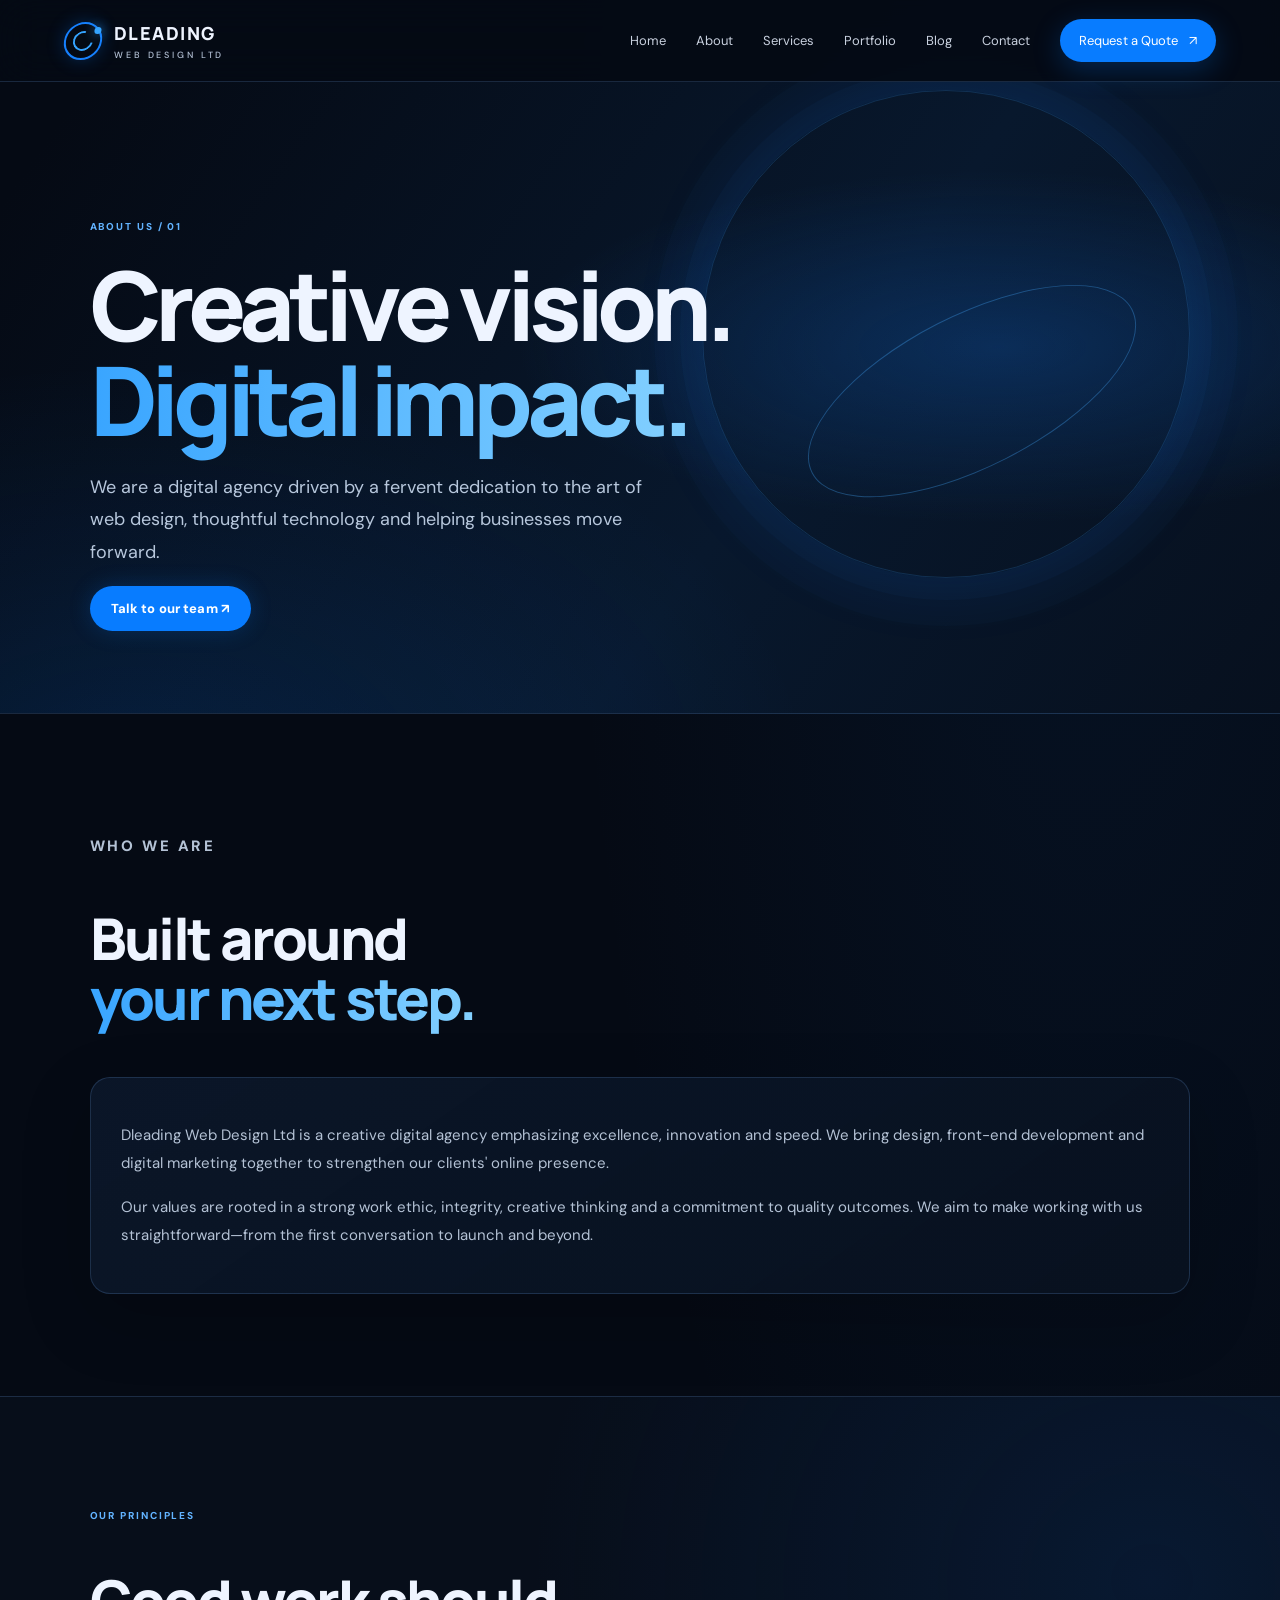
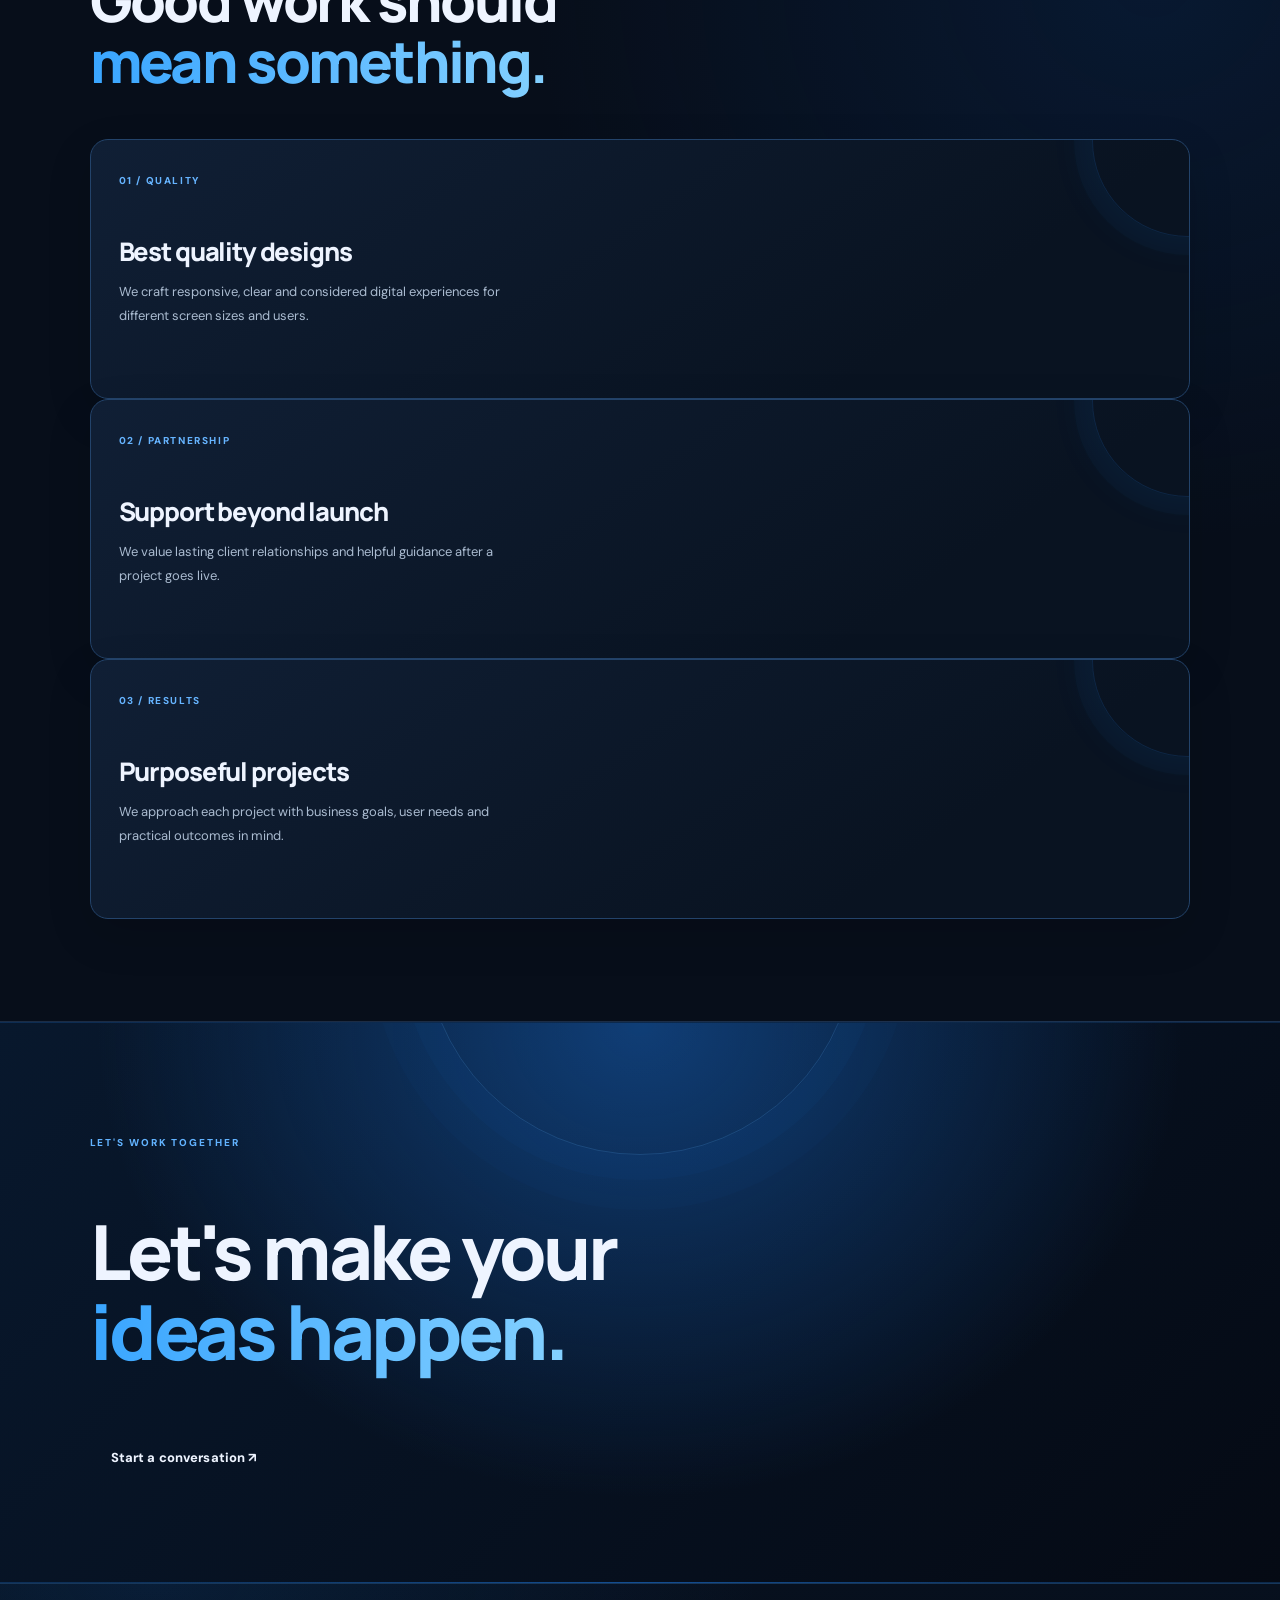
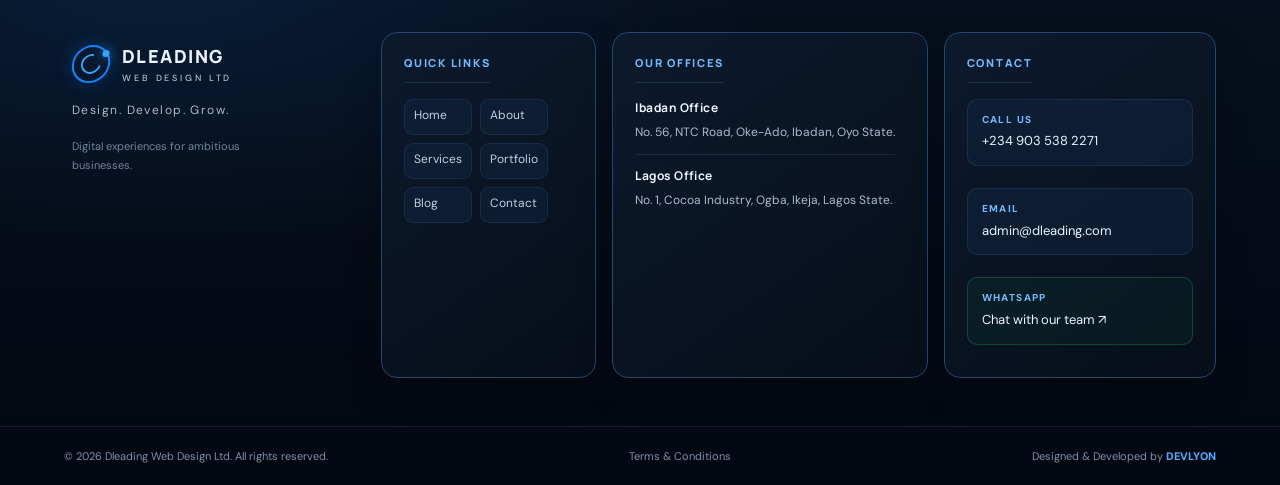
<file: about.html>
<!DOCTYPE html><html lang="en"><head><meta charset="UTF-8"><meta name="viewport" content="width=device-width, initial-scale=1.0"><meta name="description" content="Meet Dleading Web Design Ltd, a digital agency driven by creativity, integrity and purposeful technology."><meta name="theme-color" content="#050914"><title>About Dleading | Dleading Web Design</title><link rel="preconnect" href="https://fonts.googleapis.com"><link rel="preconnect" href="https://fonts.gstatic.com" crossorigin><link href="https://fonts.googleapis.com/css2?family=DM+Sans:wght@400;500;600;700&family=Manrope:wght@400;500;600;700;800&display=swap" rel="stylesheet"><link rel="stylesheet" href="styles.css"><link rel="stylesheet" href="unified-design.css?v=467d6c0"></head><body>
<header class="header"><a class="brand" href="index.html"><span class="brand-mark" aria-hidden="true"></span><span class="brand-text">DLEADING<small>WEB DESIGN LTD</small></span></a><button class="menu-toggle" aria-label="Toggle navigation" aria-expanded="false"><span></span><span></span></button><nav class="nav" aria-label="Main navigation"><a href="index.html">Home</a><a href="about.html">About</a><a href="services.html">Services</a><a href="portfolio.html">Portfolio</a><a href="blog.html">Blog</a><a href="contact.html">Contact</a><a class="nav-cta" href="contact.html">Request a Quote <span>↗</span></a></nav></header><main><section class="inner-hero"><p class="eyebrow blue">ABOUT US / 01</p><h1>Creative vision.<br><span>Digital impact.</span></h1><p>We are a digital agency driven by a fervent dedication to the art of web design, thoughtful technology and helping businesses move forward.</p><a class="button primary" href="contact.html">Talk to our team ↗</a></section><section class="section inner-content"><div><p class="eyebrow blue">WHO WE ARE</p><h2>Built around<br><span>your next step.</span></h2></div><div><p>Dleading Web Design Ltd is a creative digital agency emphasizing excellence, innovation and speed. We bring design, front-end development and digital marketing together to strengthen our clients' online presence.</p><p>Our values are rooted in a strong work ethic, integrity, creative thinking and a commitment to quality outcomes. We aim to make working with us straightforward—from the first conversation to launch and beyond.</p></div></section><section class="section values-section"><p class="eyebrow blue">OUR PRINCIPLES</p><h2>Good work should<br><span>mean something.</span></h2><div class="service-cards"><article class="service-card"><span class="card-number">01 / QUALITY</span><h3>Best quality designs</h3><p>We craft responsive, clear and considered digital experiences for different screen sizes and users.</p></article><article class="service-card"><span class="card-number">02 / PARTNERSHIP</span><h3>Support beyond launch</h3><p>We value lasting client relationships and helpful guidance after a project goes live.</p></article><article class="service-card"><span class="card-number">03 / RESULTS</span><h3>Purposeful projects</h3><p>We approach each project with business goals, user needs and practical outcomes in mind.</p></article></div></section><section class="cta section"><p class="eyebrow">LET'S WORK TOGETHER</p><h2>Let's make your<br><span>ideas happen.</span></h2><a class="button light" href="contact.html">Start a conversation ↗</a></section></main><footer class="footer">
  <div class="footer-main">
    <div class="footer-brand">
      <a class="brand" href="index.html"><span class="brand-mark" aria-hidden="true"></span><span class="brand-text">DLEADING<small>WEB DESIGN LTD</small></span></a>
      <p>Design. Develop. Grow.</p>
      <span class="footer-brand-note">Digital experiences for ambitious businesses.</span>
    </div>
    <div class="footer-group footer-quick-links">
      <h4>Quick links</h4>
      <nav class="footer-link-list" aria-label="Footer navigation">
        <a href="index.html">Home</a><a href="about.html">About</a><a href="services.html">Services</a><a href="portfolio.html">Portfolio</a><a href="blog.html">Blog</a><a href="contact.html">Contact</a>
      </nav>
    </div>
    <div class="footer-group footer-offices">
      <h4>Our offices</h4>
      <section class="footer-office"><h5>Ibadan Office</h5><p>No. 56, NTC Road, Oke-Ado, Ibadan, Oyo State.</p></section>
      <section class="footer-office"><h5>Lagos Office</h5><p>No. 1, Cocoa Industry, Ogba, Ikeja, Lagos State.</p></section>
    </div>
    <div class="footer-group footer-contact">
      <h4>Contact</h4>
      <a class="footer-contact-item" href="tel:+2349035382271"><span class="footer-contact-label">Call us</span><span class="footer-contact-value">+234 903 538 2271</span></a>
      <a class="footer-contact-item" href="mailto:admin@dleading.com"><span class="footer-contact-label">Email</span><span class="footer-contact-value">admin@dleading.com</span></a>
      <a class="footer-contact-item footer-whatsapp" href="https://wa.me/2349035382271" target="_blank" rel="noopener"><span class="footer-contact-label">WhatsApp</span><span class="footer-contact-value">Chat with our team ↗</span></a>
    </div>
  </div>
  <div class="footer-bottom">
    <span>© 2026 Dleading Web Design Ltd. All rights reserved.</span>
    <span>Terms &amp; Conditions</span>
    <span class="dev-credit">Designed &amp; Developed by <a href="https://devlyon.pages.dev/" target="_blank" rel="noopener">DEVLYON</a></span>
  </div>
</footer><script src="script.js"></script></body></html>
</file>
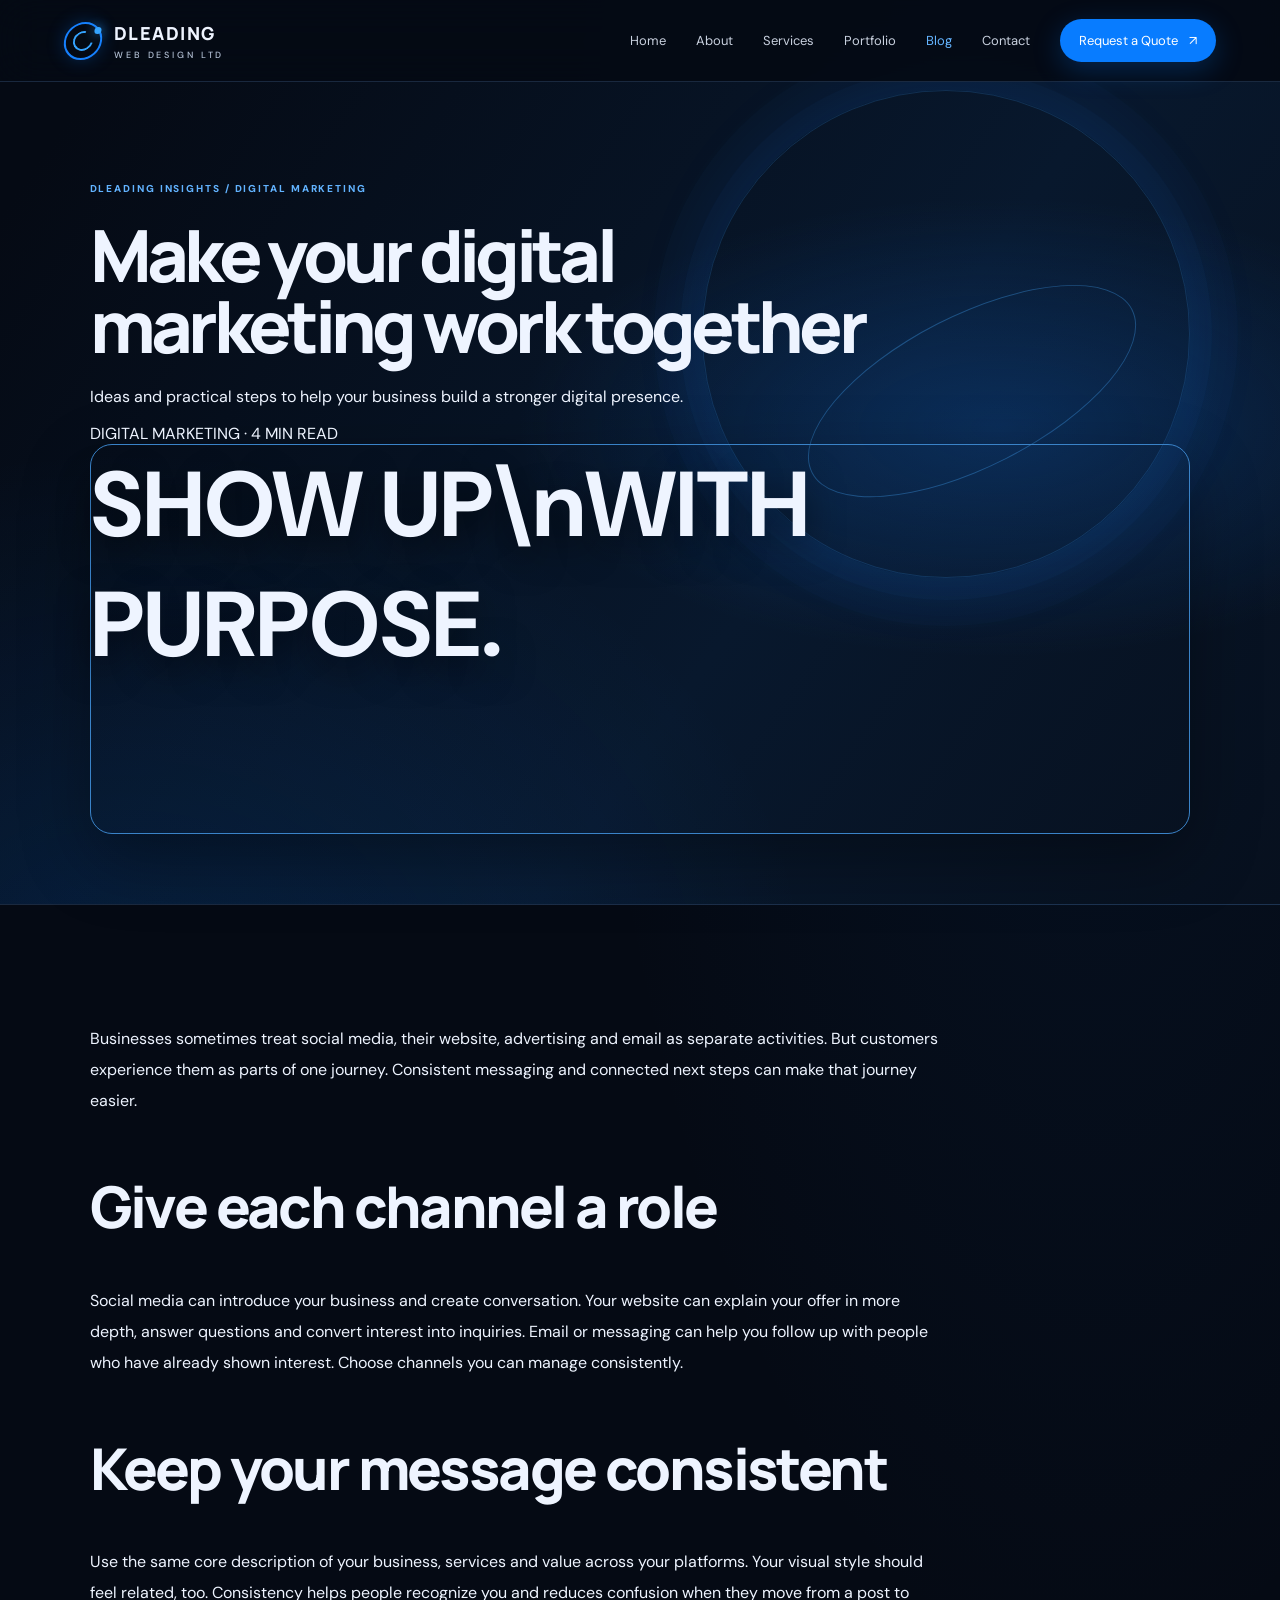
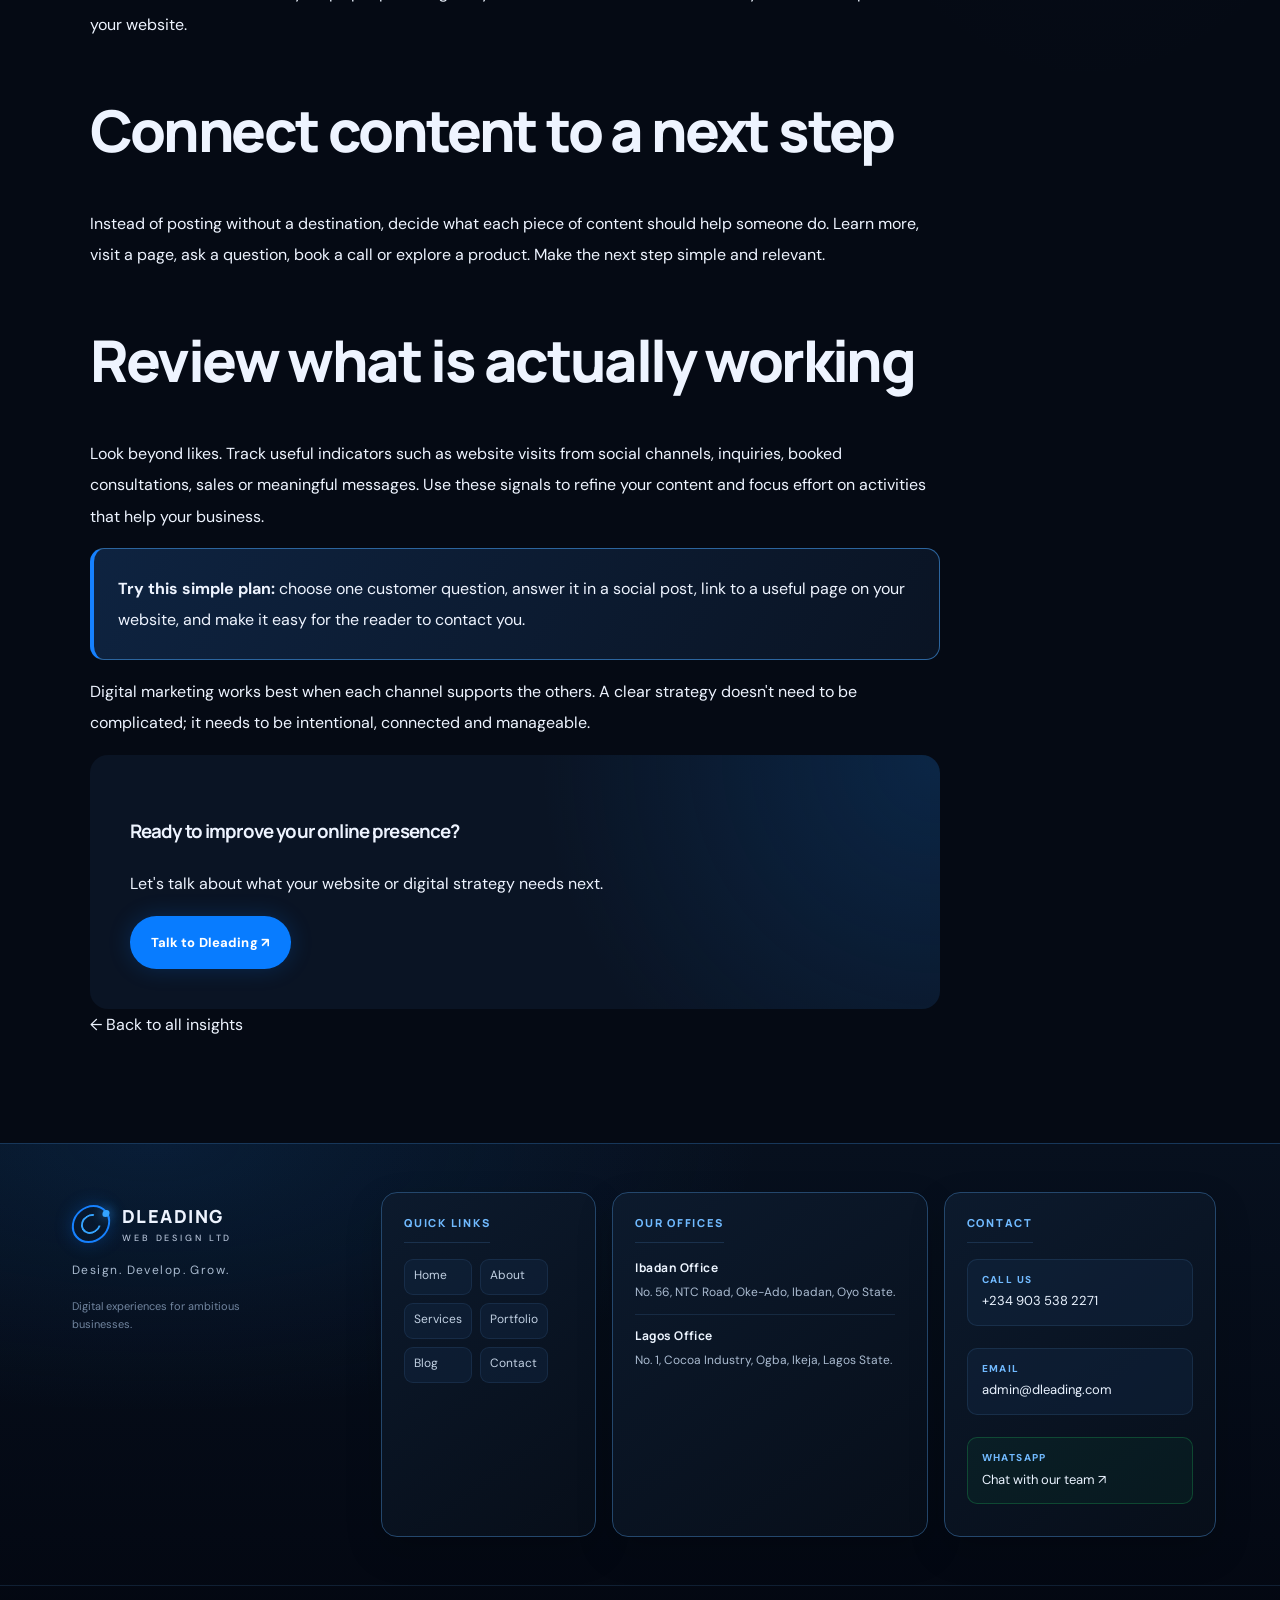
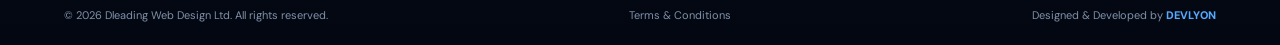
<file: blog-digital-marketing.html>
<!DOCTYPE html><html lang="en"><head><meta charset="UTF-8"><meta name="viewport" content="width=device-width, initial-scale=1.0"><meta name="description" content="Make your digital marketing work together — practical insight from Dleading Web Design Ltd."><meta name="theme-color" content="#050914"><title>Make your digital marketing work together | Dleading Insights</title><link rel="preconnect" href="https://fonts.googleapis.com"><link rel="preconnect" href="https://fonts.gstatic.com" crossorigin><link href="https://fonts.googleapis.com/css2?family=DM+Sans:wght@400;500;600;700&family=Manrope:wght@400;500;600;700;800&display=swap" rel="stylesheet"><link rel="stylesheet" href="styles.css"><link rel="stylesheet" href="unified-design.css?v=467d6c0"></head><body>
<header class="header"><a class="brand" href="index.html"><span class="brand-mark" aria-hidden="true"></span><span class="brand-text">DLEADING<small>WEB DESIGN LTD</small></span></a><button class="menu-toggle" aria-label="Toggle navigation" aria-expanded="false"><span></span><span></span></button><nav class="nav" aria-label="Main navigation"><a href="index.html">Home</a><a href="about.html">About</a><a href="services.html">Services</a><a href="portfolio.html">Portfolio</a><a class="active" href="blog.html">Blog</a><a href="contact.html">Contact</a><a class="nav-cta" href="contact.html">Request a Quote <span>↗</span></a></nav></header><main><section class="inner-hero article-hero"><div class="article-wrap"><p class="eyebrow blue">DLEADING INSIGHTS / DIGITAL MARKETING</p><h1>Make your digital marketing work together</h1><p>Ideas and practical steps to help your business build a stronger digital presence.</p><div class="article-meta">DIGITAL MARKETING · 4 MIN READ</div><div class="article-cover art-marketing"><span class="feature-grid"></span><strong>SHOW UP\nWITH PURPOSE.</strong></div></div></section><section class="section"><article class="article-wrap article-content"><p>Businesses sometimes treat social media, their website, advertising and email as separate activities. But customers experience them as parts of one journey. Consistent messaging and connected next steps can make that journey easier.</p><h2>Give each channel a role</h2><p>Social media can introduce your business and create conversation. Your website can explain your offer in more depth, answer questions and convert interest into inquiries. Email or messaging can help you follow up with people who have already shown interest. Choose channels you can manage consistently.</p><h2>Keep your message consistent</h2><p>Use the same core description of your business, services and value across your platforms. Your visual style should feel related, too. Consistency helps people recognize you and reduces confusion when they move from a post to your website.</p><h2>Connect content to a next step</h2><p>Instead of posting without a destination, decide what each piece of content should help someone do. Learn more, visit a page, ask a question, book a call or explore a product. Make the next step simple and relevant.</p><h2>Review what is actually working</h2><p>Look beyond likes. Track useful indicators such as website visits from social channels, inquiries, booked consultations, sales or meaningful messages. Use these signals to refine your content and focus effort on activities that help your business.</p><div class="article-callout"><strong>Try this simple plan:</strong> choose one customer question, answer it in a social post, link to a useful page on your website, and make it easy for the reader to contact you.</div><p>Digital marketing works best when each channel supports the others. A clear strategy doesn't need to be complicated; it needs to be intentional, connected and manageable.</p><div class="article-cta"><h3>Ready to improve your online presence?</h3><p>Let's talk about what your website or digital strategy needs next.</p><a class="button primary" href="contact.html">Talk to Dleading ↗</a></div><a class="article-back" href="blog.html">← Back to all insights</a></article></section></main><footer class="footer">
  <div class="footer-main">
    <div class="footer-brand">
      <a class="brand" href="index.html"><span class="brand-mark" aria-hidden="true"></span><span class="brand-text">DLEADING<small>WEB DESIGN LTD</small></span></a>
      <p>Design. Develop. Grow.</p>
      <span class="footer-brand-note">Digital experiences for ambitious businesses.</span>
    </div>
    <div class="footer-group footer-quick-links">
      <h4>Quick links</h4>
      <nav class="footer-link-list" aria-label="Footer navigation">
        <a href="index.html">Home</a><a href="about.html">About</a><a href="services.html">Services</a><a href="portfolio.html">Portfolio</a><a href="blog.html">Blog</a><a href="contact.html">Contact</a>
      </nav>
    </div>
    <div class="footer-group footer-offices">
      <h4>Our offices</h4>
      <section class="footer-office"><h5>Ibadan Office</h5><p>No. 56, NTC Road, Oke-Ado, Ibadan, Oyo State.</p></section>
      <section class="footer-office"><h5>Lagos Office</h5><p>No. 1, Cocoa Industry, Ogba, Ikeja, Lagos State.</p></section>
    </div>
    <div class="footer-group footer-contact">
      <h4>Contact</h4>
      <a class="footer-contact-item" href="tel:+2349035382271"><span class="footer-contact-label">Call us</span><span class="footer-contact-value">+234 903 538 2271</span></a>
      <a class="footer-contact-item" href="mailto:admin@dleading.com"><span class="footer-contact-label">Email</span><span class="footer-contact-value">admin@dleading.com</span></a>
      <a class="footer-contact-item footer-whatsapp" href="https://wa.me/2349035382271" target="_blank" rel="noopener"><span class="footer-contact-label">WhatsApp</span><span class="footer-contact-value">Chat with our team ↗</span></a>
    </div>
  </div>
  <div class="footer-bottom">
    <span>© 2026 Dleading Web Design Ltd. All rights reserved.</span>
    <span>Terms &amp; Conditions</span>
    <span class="dev-credit">Designed &amp; Developed by <a href="https://devlyon.pages.dev/" target="_blank" rel="noopener">DEVLYON</a></span>
  </div>
</footer><script src="script.js"></script></body></html>
</file>
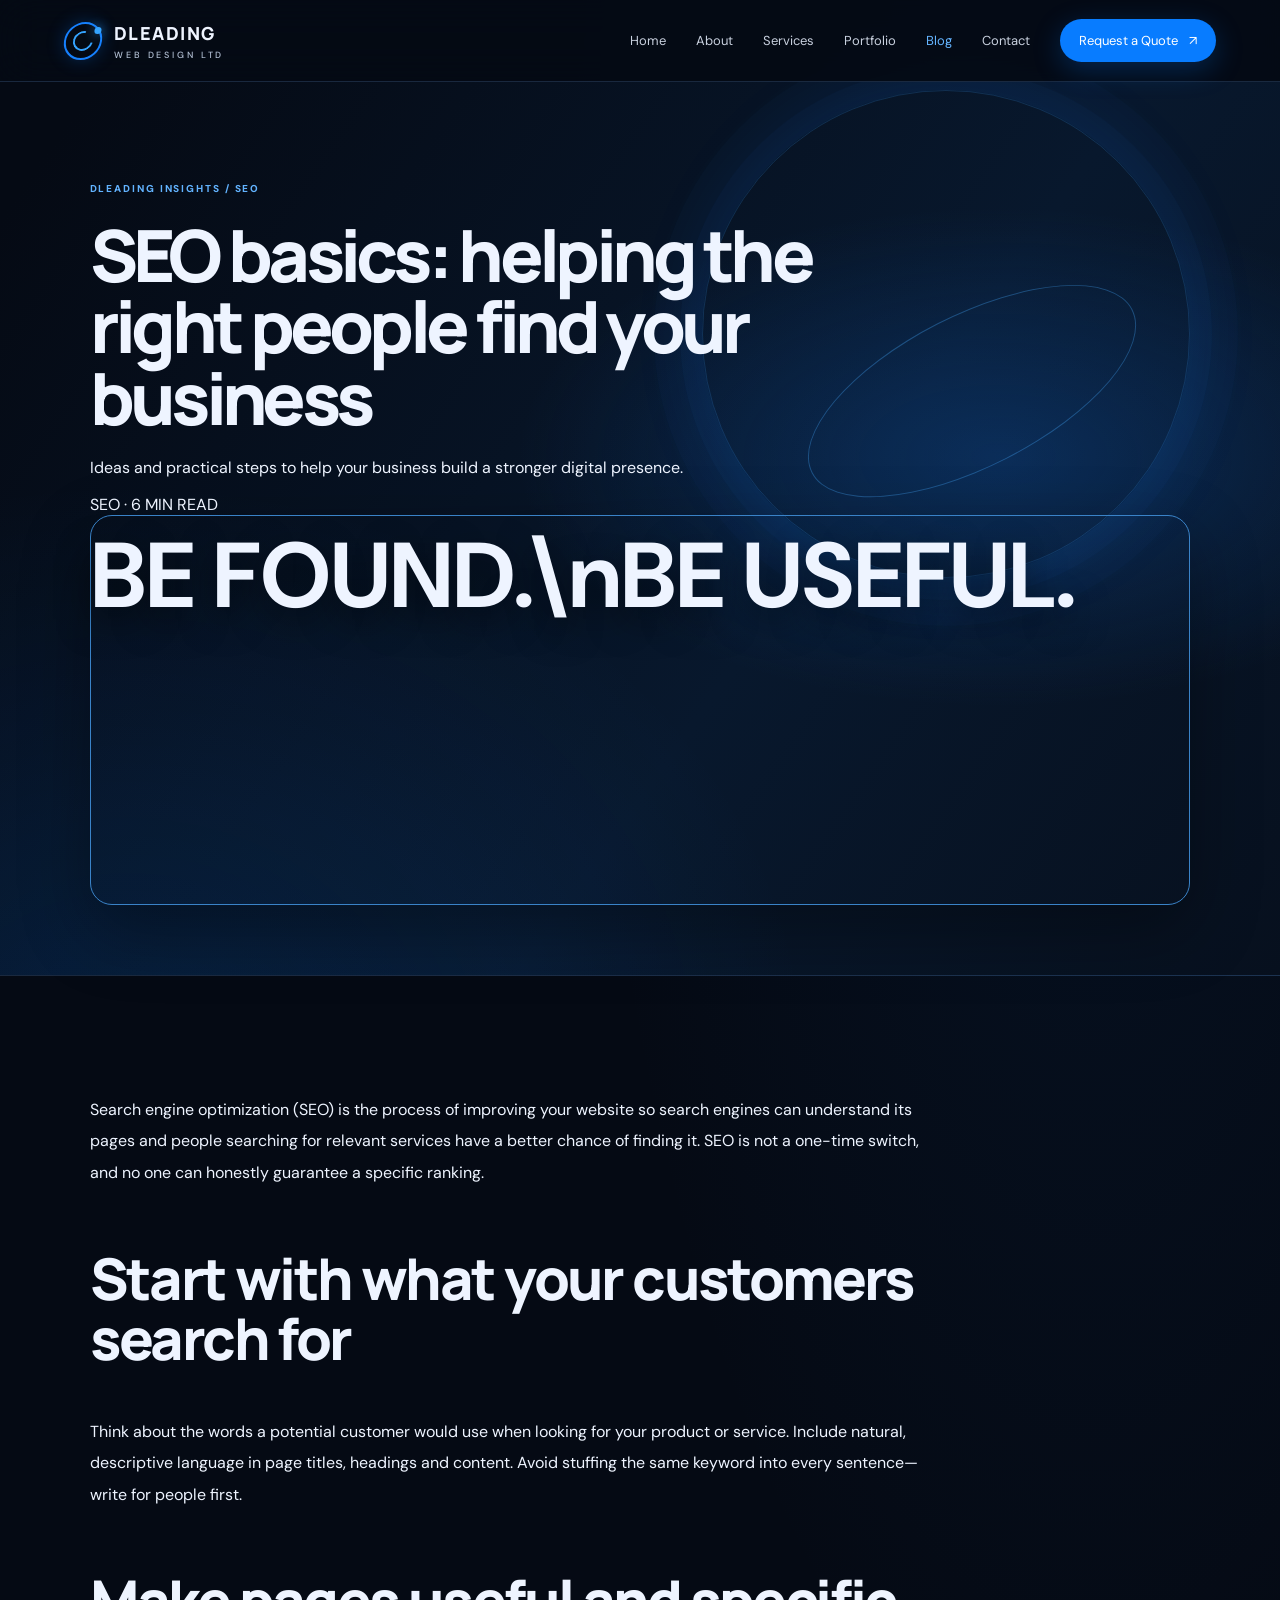
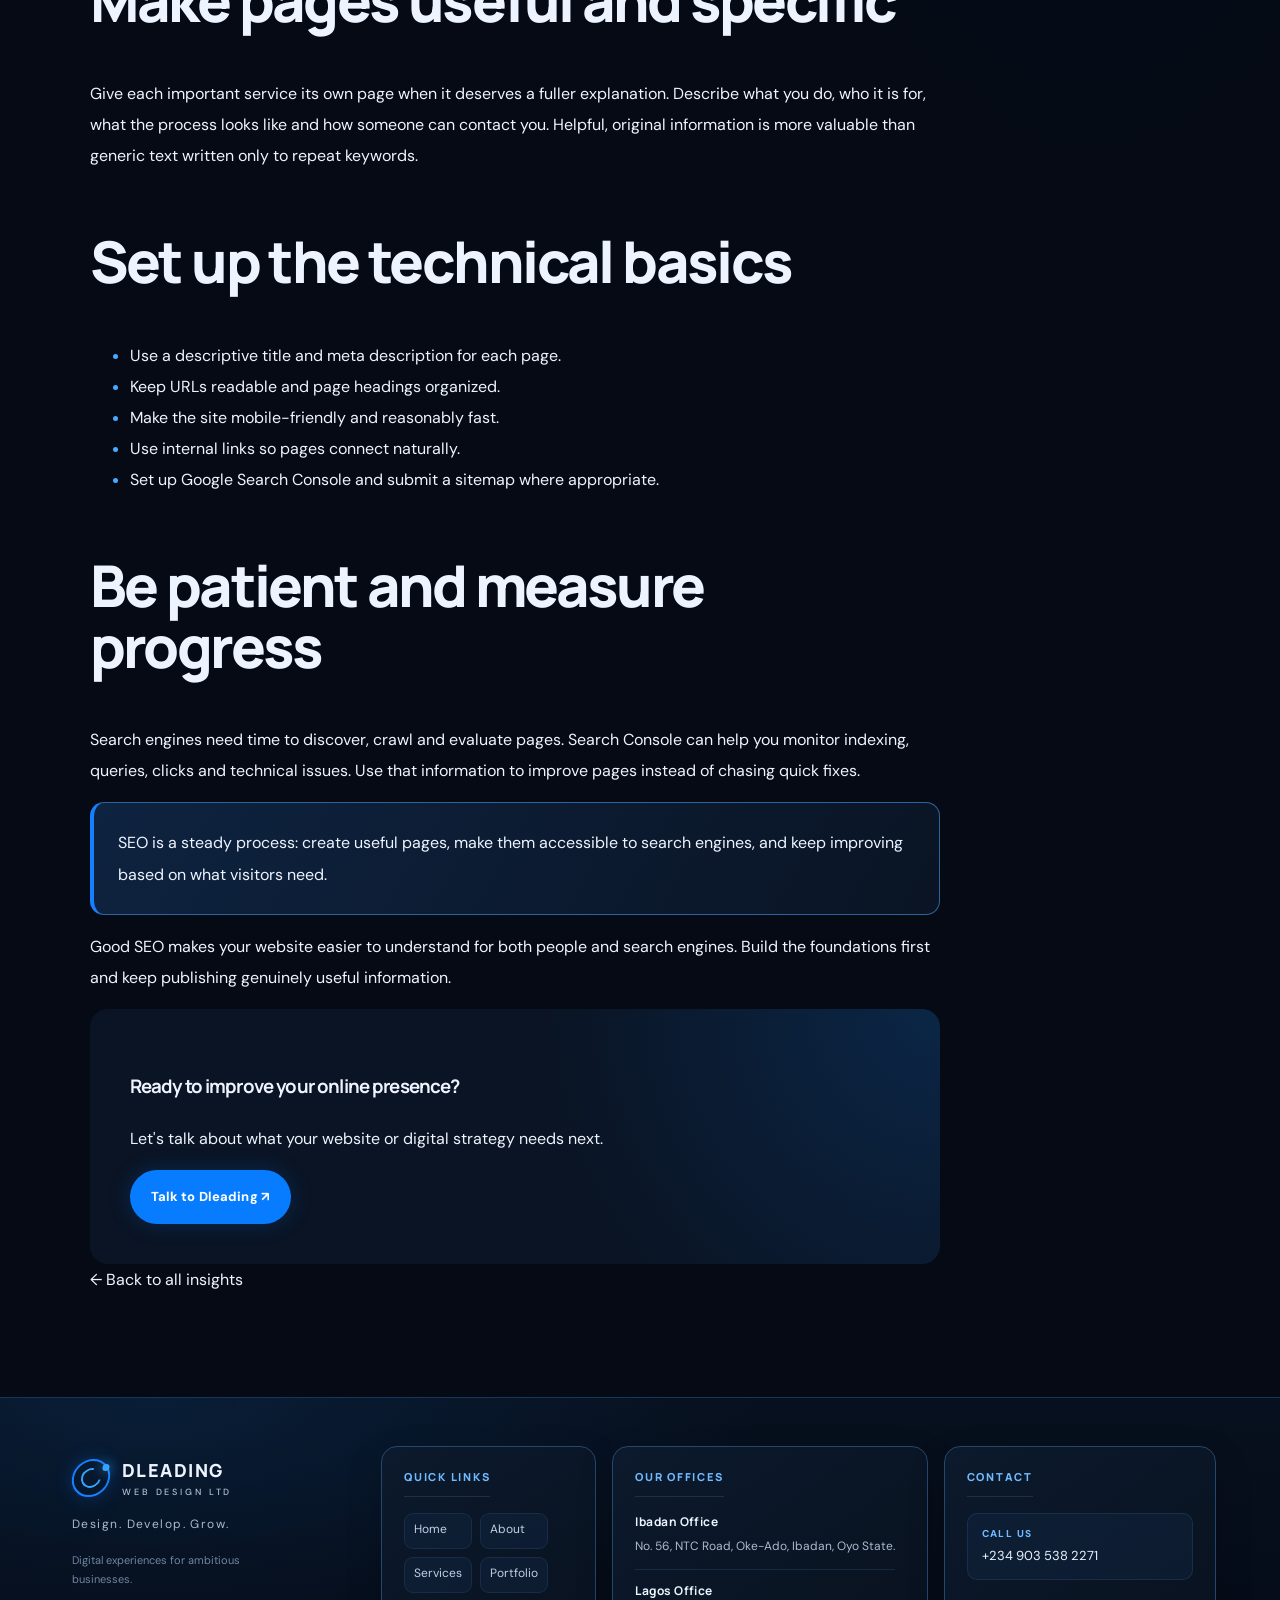
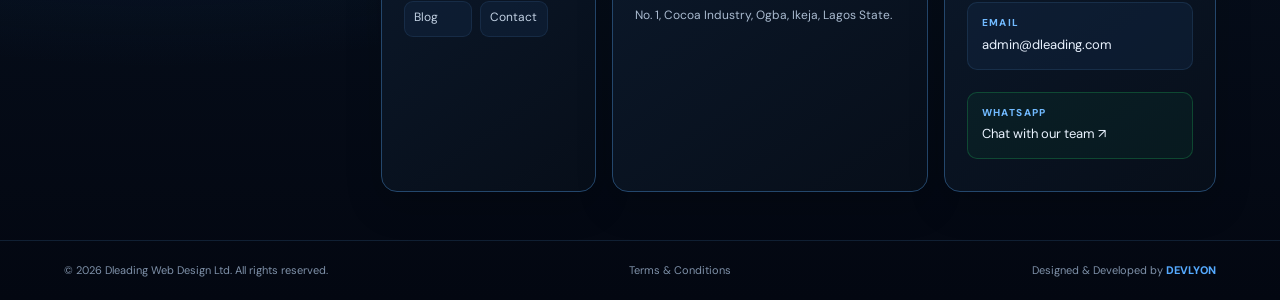
<file: blog-seo-basics.html>
<!DOCTYPE html><html lang="en"><head><meta charset="UTF-8"><meta name="viewport" content="width=device-width, initial-scale=1.0"><meta name="description" content="SEO basics: helping the right people find your business — practical insight from Dleading Web Design Ltd."><meta name="theme-color" content="#050914"><title>SEO basics: helping the right people find your business | Dleading Insights</title><link rel="preconnect" href="https://fonts.googleapis.com"><link rel="preconnect" href="https://fonts.gstatic.com" crossorigin><link href="https://fonts.googleapis.com/css2?family=DM+Sans:wght@400;500;600;700&family=Manrope:wght@400;500;600;700;800&display=swap" rel="stylesheet"><link rel="stylesheet" href="styles.css"><link rel="stylesheet" href="unified-design.css?v=467d6c0"></head><body>
<header class="header"><a class="brand" href="index.html"><span class="brand-mark" aria-hidden="true"></span><span class="brand-text">DLEADING<small>WEB DESIGN LTD</small></span></a><button class="menu-toggle" aria-label="Toggle navigation" aria-expanded="false"><span></span><span></span></button><nav class="nav" aria-label="Main navigation"><a href="index.html">Home</a><a href="about.html">About</a><a href="services.html">Services</a><a href="portfolio.html">Portfolio</a><a class="active" href="blog.html">Blog</a><a href="contact.html">Contact</a><a class="nav-cta" href="contact.html">Request a Quote <span>↗</span></a></nav></header><main><section class="inner-hero article-hero"><div class="article-wrap"><p class="eyebrow blue">DLEADING INSIGHTS / SEO</p><h1>SEO basics: helping the right people find your business</h1><p>Ideas and practical steps to help your business build a stronger digital presence.</p><div class="article-meta">SEO · 6 MIN READ</div><div class="article-cover art-seo"><span class="feature-grid"></span><strong>BE FOUND.\nBE USEFUL.</strong></div></div></section><section class="section"><article class="article-wrap article-content"><p>Search engine optimization (SEO) is the process of improving your website so search engines can understand its pages and people searching for relevant services have a better chance of finding it. SEO is not a one-time switch, and no one can honestly guarantee a specific ranking.</p><h2>Start with what your customers search for</h2><p>Think about the words a potential customer would use when looking for your product or service. Include natural, descriptive language in page titles, headings and content. Avoid stuffing the same keyword into every sentence—write for people first.</p><h2>Make pages useful and specific</h2><p>Give each important service its own page when it deserves a fuller explanation. Describe what you do, who it is for, what the process looks like and how someone can contact you. Helpful, original information is more valuable than generic text written only to repeat keywords.</p><h2>Set up the technical basics</h2><ul><li>Use a descriptive title and meta description for each page.</li><li>Keep URLs readable and page headings organized.</li><li>Make the site mobile-friendly and reasonably fast.</li><li>Use internal links so pages connect naturally.</li><li>Set up Google Search Console and submit a sitemap where appropriate.</li></ul><h2>Be patient and measure progress</h2><p>Search engines need time to discover, crawl and evaluate pages. Search Console can help you monitor indexing, queries, clicks and technical issues. Use that information to improve pages instead of chasing quick fixes.</p><div class="article-callout">SEO is a steady process: create useful pages, make them accessible to search engines, and keep improving based on what visitors need.</div><p>Good SEO makes your website easier to understand for both people and search engines. Build the foundations first and keep publishing genuinely useful information.</p><div class="article-cta"><h3>Ready to improve your online presence?</h3><p>Let's talk about what your website or digital strategy needs next.</p><a class="button primary" href="contact.html">Talk to Dleading ↗</a></div><a class="article-back" href="blog.html">← Back to all insights</a></article></section></main><footer class="footer">
  <div class="footer-main">
    <div class="footer-brand">
      <a class="brand" href="index.html"><span class="brand-mark" aria-hidden="true"></span><span class="brand-text">DLEADING<small>WEB DESIGN LTD</small></span></a>
      <p>Design. Develop. Grow.</p>
      <span class="footer-brand-note">Digital experiences for ambitious businesses.</span>
    </div>
    <div class="footer-group footer-quick-links">
      <h4>Quick links</h4>
      <nav class="footer-link-list" aria-label="Footer navigation">
        <a href="index.html">Home</a><a href="about.html">About</a><a href="services.html">Services</a><a href="portfolio.html">Portfolio</a><a href="blog.html">Blog</a><a href="contact.html">Contact</a>
      </nav>
    </div>
    <div class="footer-group footer-offices">
      <h4>Our offices</h4>
      <section class="footer-office"><h5>Ibadan Office</h5><p>No. 56, NTC Road, Oke-Ado, Ibadan, Oyo State.</p></section>
      <section class="footer-office"><h5>Lagos Office</h5><p>No. 1, Cocoa Industry, Ogba, Ikeja, Lagos State.</p></section>
    </div>
    <div class="footer-group footer-contact">
      <h4>Contact</h4>
      <a class="footer-contact-item" href="tel:+2349035382271"><span class="footer-contact-label">Call us</span><span class="footer-contact-value">+234 903 538 2271</span></a>
      <a class="footer-contact-item" href="mailto:admin@dleading.com"><span class="footer-contact-label">Email</span><span class="footer-contact-value">admin@dleading.com</span></a>
      <a class="footer-contact-item footer-whatsapp" href="https://wa.me/2349035382271" target="_blank" rel="noopener"><span class="footer-contact-label">WhatsApp</span><span class="footer-contact-value">Chat with our team ↗</span></a>
    </div>
  </div>
  <div class="footer-bottom">
    <span>© 2026 Dleading Web Design Ltd. All rights reserved.</span>
    <span>Terms &amp; Conditions</span>
    <span class="dev-credit">Designed &amp; Developed by <a href="https://devlyon.pages.dev/" target="_blank" rel="noopener">DEVLYON</a></span>
  </div>
</footer><script src="script.js"></script></body></html>
</file>
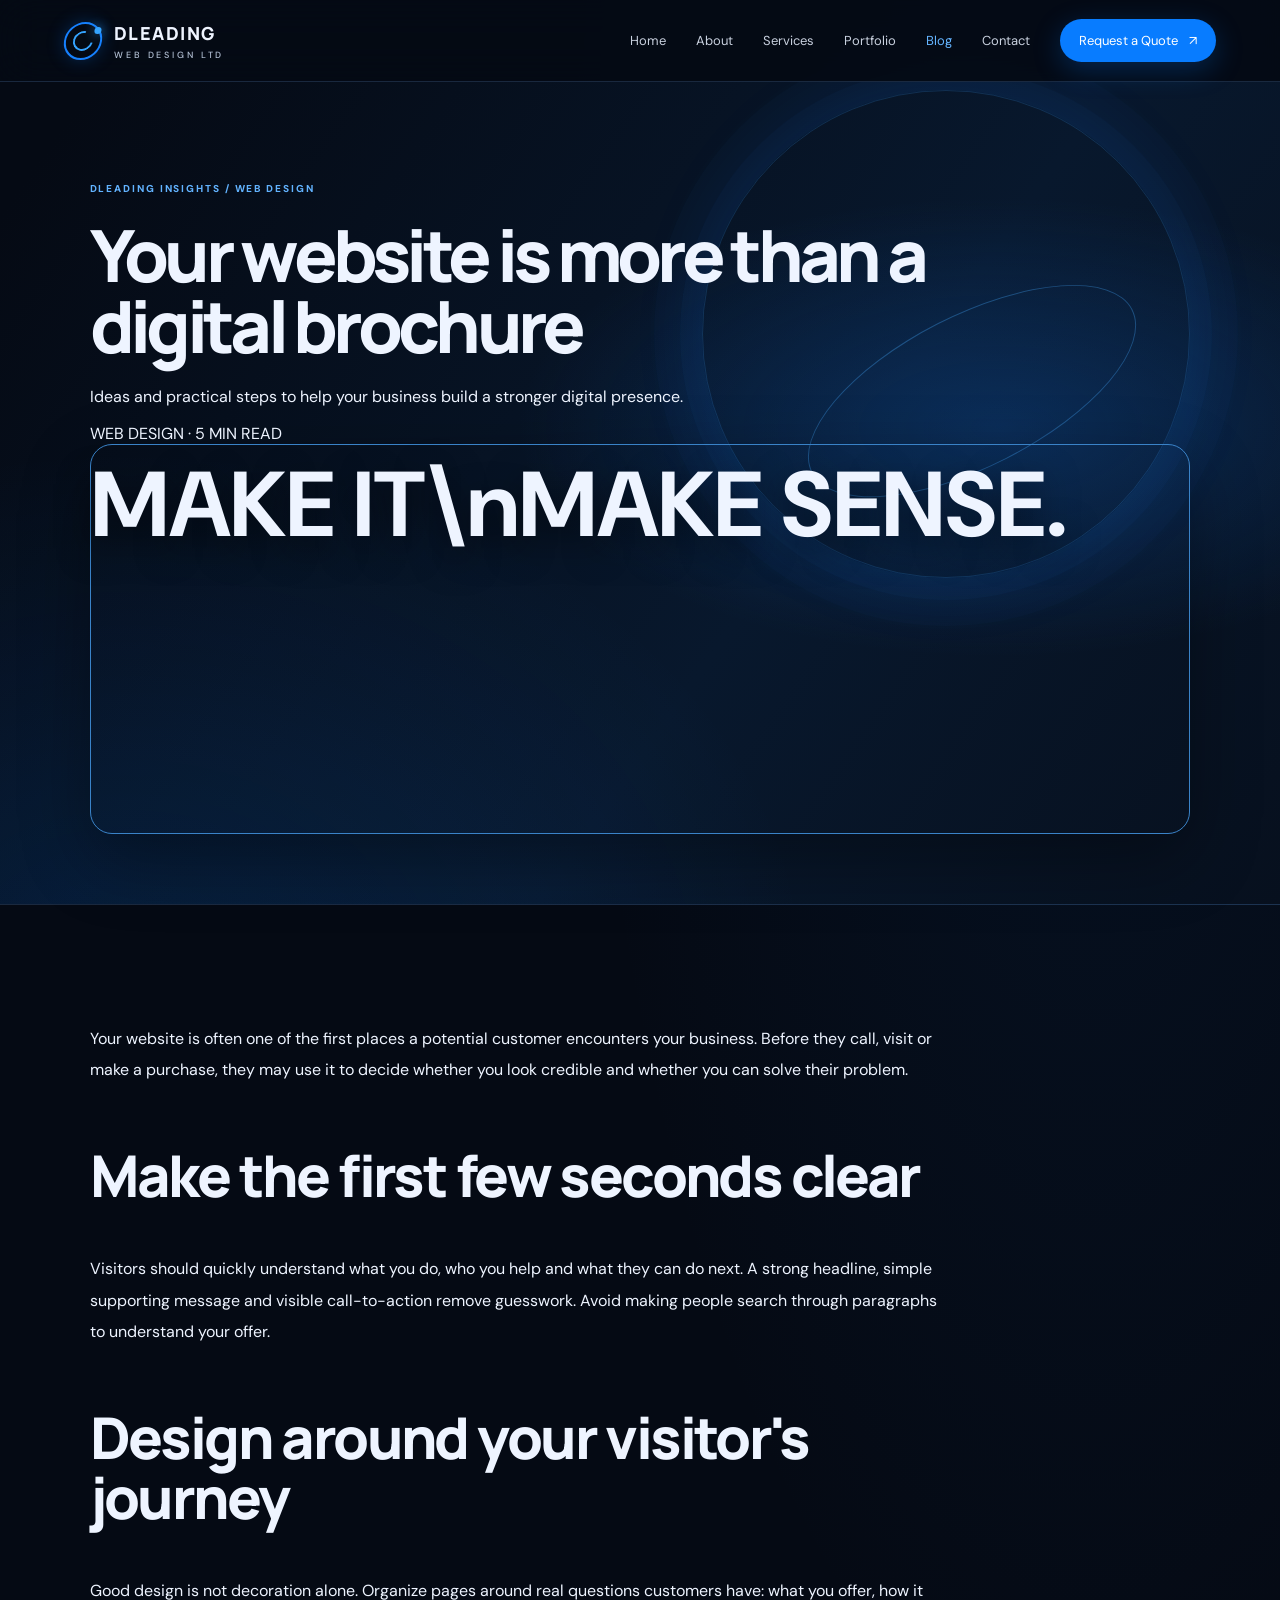
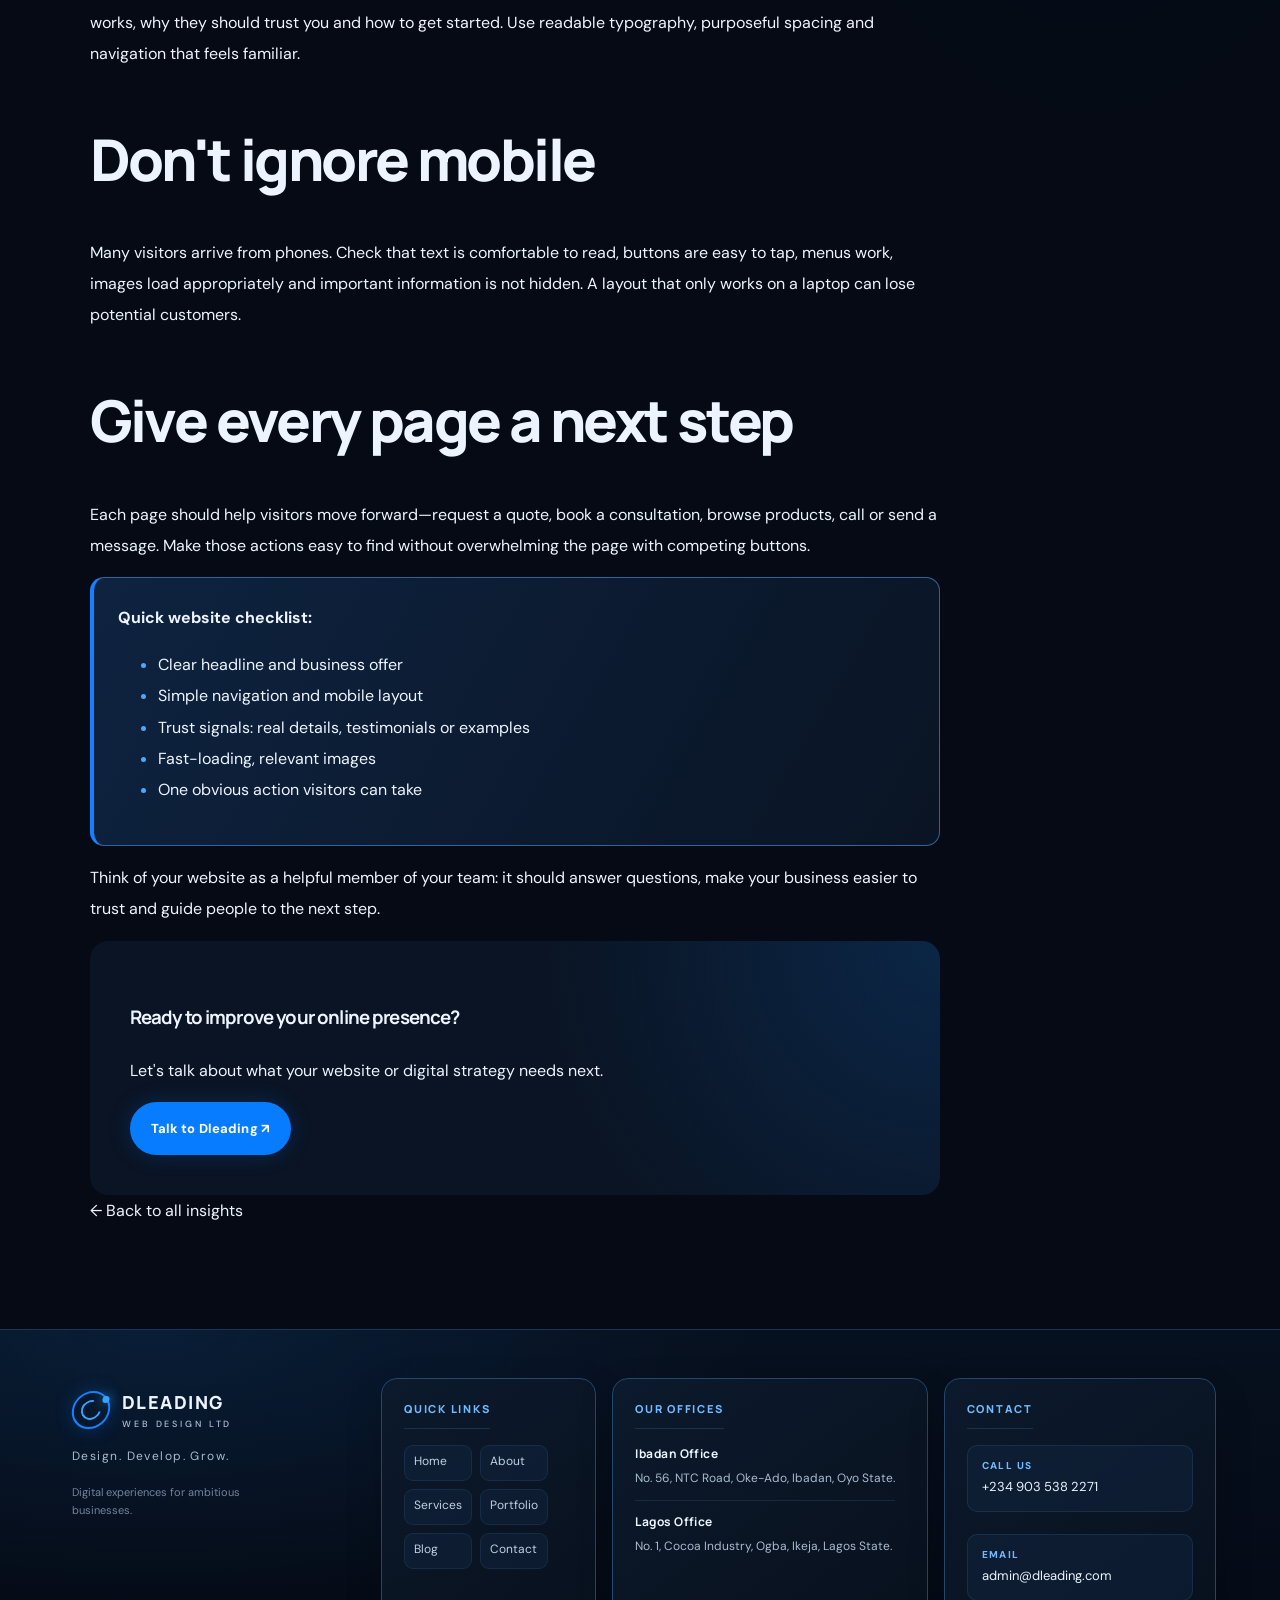
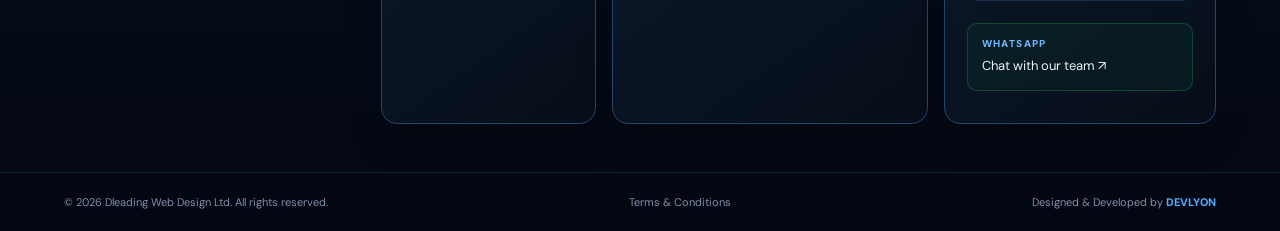
<file: blog-website-design.html>
<!DOCTYPE html><html lang="en"><head><meta charset="UTF-8"><meta name="viewport" content="width=device-width, initial-scale=1.0"><meta name="description" content="Your website is more than a digital brochure — practical insight from Dleading Web Design Ltd."><meta name="theme-color" content="#050914"><title>Your website is more than a digital brochure | Dleading Insights</title><link rel="preconnect" href="https://fonts.googleapis.com"><link rel="preconnect" href="https://fonts.gstatic.com" crossorigin><link href="https://fonts.googleapis.com/css2?family=DM+Sans:wght@400;500;600;700&family=Manrope:wght@400;500;600;700;800&display=swap" rel="stylesheet"><link rel="stylesheet" href="styles.css"><link rel="stylesheet" href="unified-design.css?v=467d6c0"></head><body>
<header class="header"><a class="brand" href="index.html"><span class="brand-mark" aria-hidden="true"></span><span class="brand-text">DLEADING<small>WEB DESIGN LTD</small></span></a><button class="menu-toggle" aria-label="Toggle navigation" aria-expanded="false"><span></span><span></span></button><nav class="nav" aria-label="Main navigation"><a href="index.html">Home</a><a href="about.html">About</a><a href="services.html">Services</a><a href="portfolio.html">Portfolio</a><a class="active" href="blog.html">Blog</a><a href="contact.html">Contact</a><a class="nav-cta" href="contact.html">Request a Quote <span>↗</span></a></nav></header><main><section class="inner-hero article-hero"><div class="article-wrap"><p class="eyebrow blue">DLEADING INSIGHTS / WEB DESIGN</p><h1>Your website is more than a digital brochure</h1><p>Ideas and practical steps to help your business build a stronger digital presence.</p><div class="article-meta">WEB DESIGN · 5 MIN READ</div><div class="article-cover art-web"><span class="feature-grid"></span><strong>MAKE IT\nMAKE SENSE.</strong></div></div></section><section class="section"><article class="article-wrap article-content"><p>Your website is often one of the first places a potential customer encounters your business. Before they call, visit or make a purchase, they may use it to decide whether you look credible and whether you can solve their problem.</p><h2>Make the first few seconds clear</h2><p>Visitors should quickly understand what you do, who you help and what they can do next. A strong headline, simple supporting message and visible call-to-action remove guesswork. Avoid making people search through paragraphs to understand your offer.</p><h2>Design around your visitor's journey</h2><p>Good design is not decoration alone. Organize pages around real questions customers have: what you offer, how it works, why they should trust you and how to get started. Use readable typography, purposeful spacing and navigation that feels familiar.</p><h2>Don't ignore mobile</h2><p>Many visitors arrive from phones. Check that text is comfortable to read, buttons are easy to tap, menus work, images load appropriately and important information is not hidden. A layout that only works on a laptop can lose potential customers.</p><h2>Give every page a next step</h2><p>Each page should help visitors move forward—request a quote, book a consultation, browse products, call or send a message. Make those actions easy to find without overwhelming the page with competing buttons.</p><div class="article-callout"><strong>Quick website checklist:</strong><ul><li>Clear headline and business offer</li><li>Simple navigation and mobile layout</li><li>Trust signals: real details, testimonials or examples</li><li>Fast-loading, relevant images</li><li>One obvious action visitors can take</li></ul></div><p>Think of your website as a helpful member of your team: it should answer questions, make your business easier to trust and guide people to the next step.</p><div class="article-cta"><h3>Ready to improve your online presence?</h3><p>Let's talk about what your website or digital strategy needs next.</p><a class="button primary" href="contact.html">Talk to Dleading ↗</a></div><a class="article-back" href="blog.html">← Back to all insights</a></article></section></main><footer class="footer">
  <div class="footer-main">
    <div class="footer-brand">
      <a class="brand" href="index.html"><span class="brand-mark" aria-hidden="true"></span><span class="brand-text">DLEADING<small>WEB DESIGN LTD</small></span></a>
      <p>Design. Develop. Grow.</p>
      <span class="footer-brand-note">Digital experiences for ambitious businesses.</span>
    </div>
    <div class="footer-group footer-quick-links">
      <h4>Quick links</h4>
      <nav class="footer-link-list" aria-label="Footer navigation">
        <a href="index.html">Home</a><a href="about.html">About</a><a href="services.html">Services</a><a href="portfolio.html">Portfolio</a><a href="blog.html">Blog</a><a href="contact.html">Contact</a>
      </nav>
    </div>
    <div class="footer-group footer-offices">
      <h4>Our offices</h4>
      <section class="footer-office"><h5>Ibadan Office</h5><p>No. 56, NTC Road, Oke-Ado, Ibadan, Oyo State.</p></section>
      <section class="footer-office"><h5>Lagos Office</h5><p>No. 1, Cocoa Industry, Ogba, Ikeja, Lagos State.</p></section>
    </div>
    <div class="footer-group footer-contact">
      <h4>Contact</h4>
      <a class="footer-contact-item" href="tel:+2349035382271"><span class="footer-contact-label">Call us</span><span class="footer-contact-value">+234 903 538 2271</span></a>
      <a class="footer-contact-item" href="mailto:admin@dleading.com"><span class="footer-contact-label">Email</span><span class="footer-contact-value">admin@dleading.com</span></a>
      <a class="footer-contact-item footer-whatsapp" href="https://wa.me/2349035382271" target="_blank" rel="noopener"><span class="footer-contact-label">WhatsApp</span><span class="footer-contact-value">Chat with our team ↗</span></a>
    </div>
  </div>
  <div class="footer-bottom">
    <span>© 2026 Dleading Web Design Ltd. All rights reserved.</span>
    <span>Terms &amp; Conditions</span>
    <span class="dev-credit">Designed &amp; Developed by <a href="https://devlyon.pages.dev/" target="_blank" rel="noopener">DEVLYON</a></span>
  </div>
</footer><script src="script.js"></script></body></html>
</file>
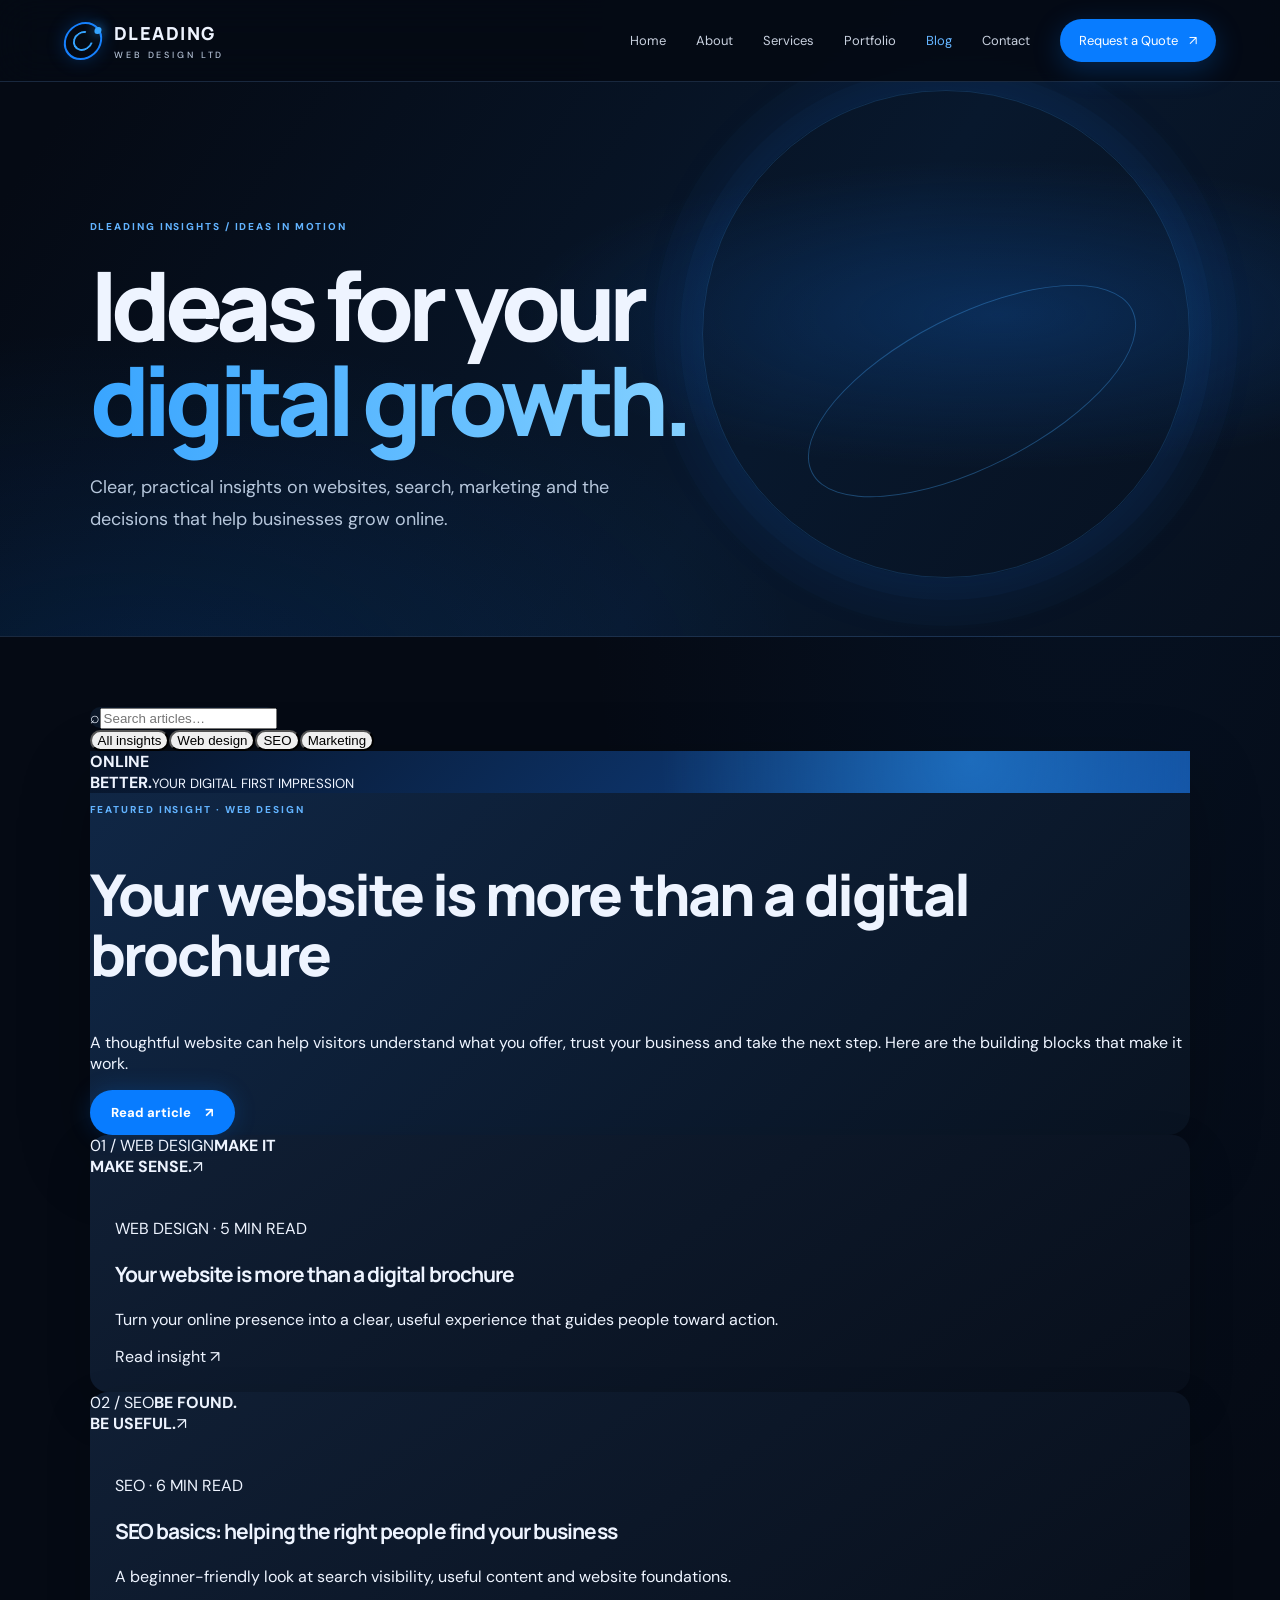
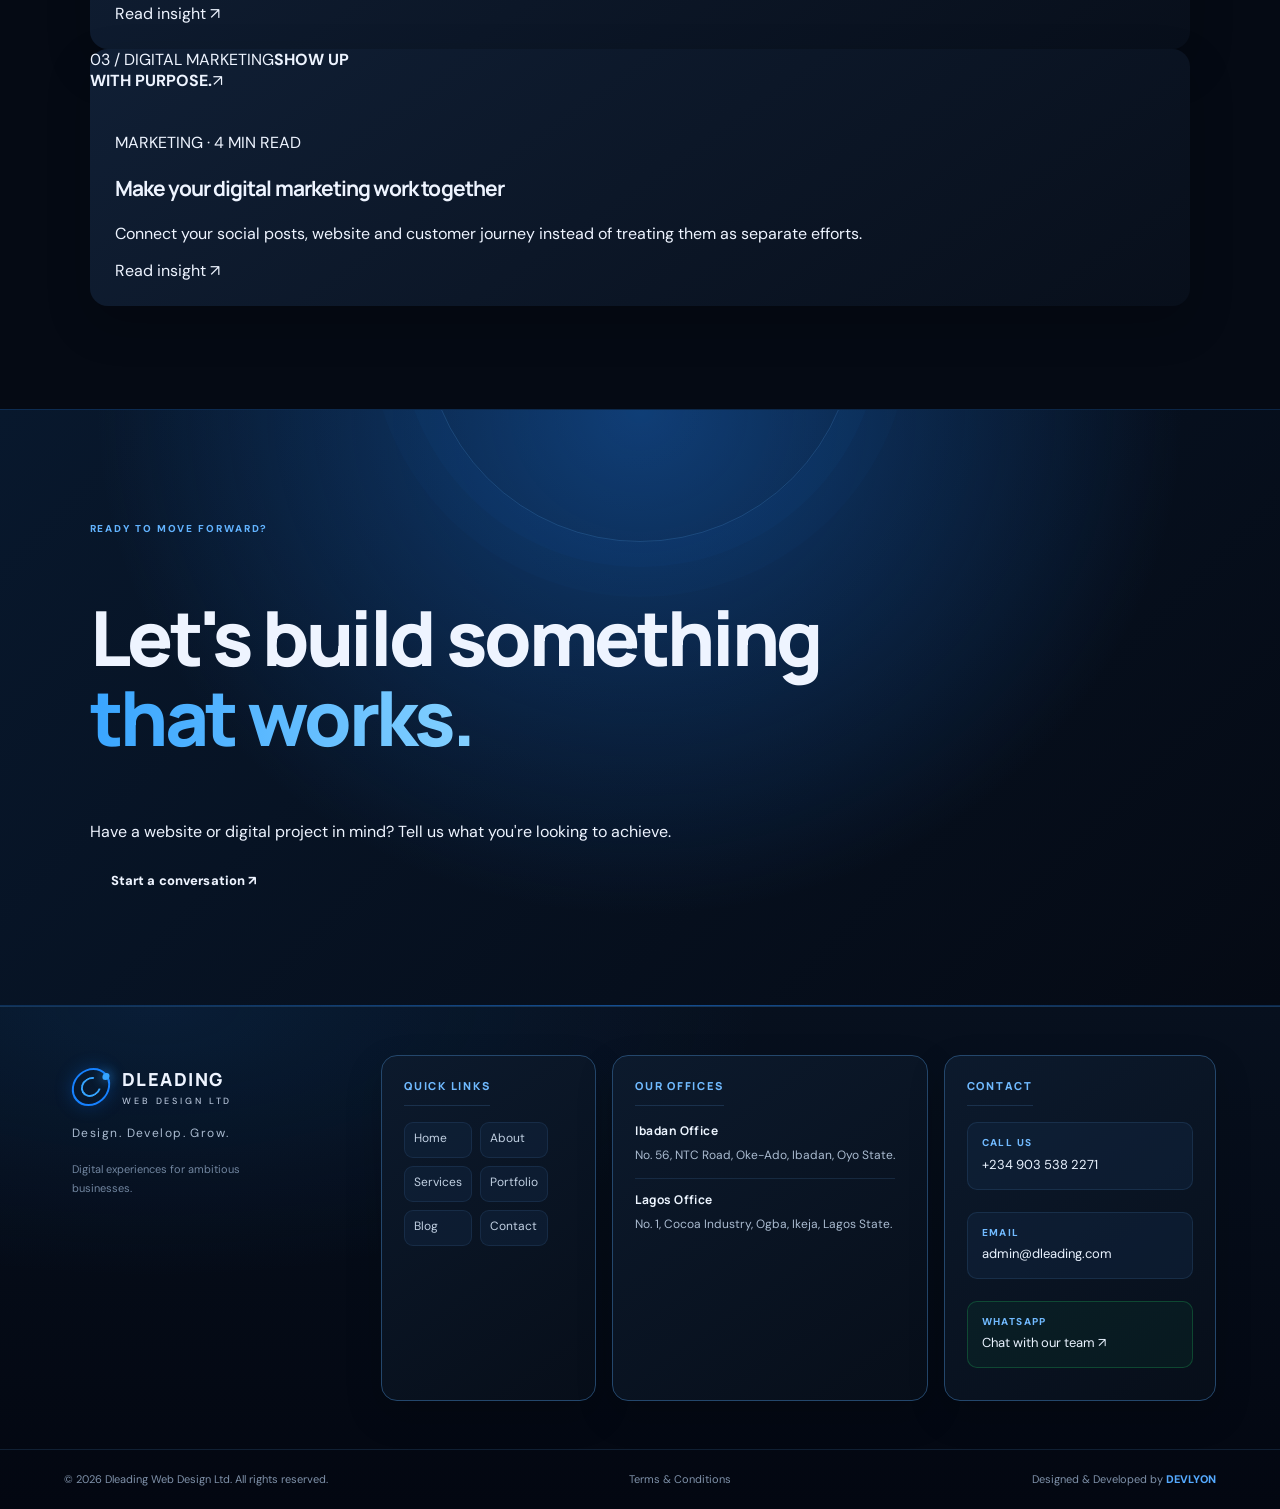
<file: blog.html>
<!DOCTYPE html>
<html lang="en"><head><meta charset="UTF-8"><meta name="viewport" content="width=device-width, initial-scale=1.0"><meta name="description" content="Practical insights from Dleading on web design, SEO, digital marketing and business growth."><meta name="theme-color" content="#050914"><title>Insights & Articles | Dleading Web Design Ltd</title><link rel="preconnect" href="https://fonts.googleapis.com"><link rel="preconnect" href="https://fonts.gstatic.com" crossorigin><link href="https://fonts.googleapis.com/css2?family=DM+Sans:wght@400;500;600;700&family=Manrope:wght@400;500;600;700;800&display=swap" rel="stylesheet"><link rel="stylesheet" href="styles.css"><link rel="stylesheet" href="unified-design.css?v=467d6c0"></head><body>
<header class="header"><a class="brand" href="index.html"><span class="brand-mark" aria-hidden="true"></span><span class="brand-text">DLEADING<small>WEB DESIGN LTD</small></span></a><button class="menu-toggle" aria-label="Toggle navigation" aria-expanded="false"><span></span><span></span></button><nav class="nav" aria-label="Main navigation"><a href="index.html">Home</a><a href="about.html">About</a><a href="services.html">Services</a><a href="portfolio.html">Portfolio</a><a class="active" href="blog.html">Blog</a><a href="contact.html">Contact</a><a class="nav-cta" href="contact.html">Request a Quote <span>↗</span></a></nav></header>
<main>
<section class="inner-hero blog-hero"><p class="eyebrow blue">DLEADING INSIGHTS / IDEAS IN MOTION</p><h1>Ideas for your<br><span>digital growth.</span></h1><p>Clear, practical insights on websites, search, marketing and the decisions that help businesses grow online.</p></section>
<section class="section blog-library"><div class="blog-tools"><label class="blog-search-wrap"><span>⌕</span><input type="search" id="blog-search" placeholder="Search articles…" aria-label="Search articles"></label><div class="blog-filters" role="group" aria-label="Filter articles by category"><button class="blog-filter active" data-filter="all">All insights</button><button class="blog-filter" data-filter="web-design">Web design</button><button class="blog-filter" data-filter="seo">SEO</button><button class="blog-filter" data-filter="marketing">Marketing</button></div></div>
<div class="blog-featured reveal"><div class="blog-feature-art"><div class="feature-grid"></div><span class="feature-orbit"></span><strong>ONLINE<br>BETTER.</strong><small>YOUR DIGITAL FIRST IMPRESSION</small></div><div class="blog-feature-copy"><p class="eyebrow blue">FEATURED INSIGHT · WEB DESIGN</p><h2>Your website is more than a digital brochure</h2><p>A thoughtful website can help visitors understand what you offer, trust your business and take the next step. Here are the building blocks that make it work.</p><a class="button primary" href="blog-website-design.html">Read article <span>↗</span></a></div></div>
<div class="blog-card-grid" id="blog-grid">
<article class="blog-card reveal" data-category="web-design" data-search="website design business trust first impressions clear message mobile calls to action"><a class="blog-card-art art-web" href="blog-website-design.html"><span>01 / WEB DESIGN</span><b>MAKE IT<br>MAKE SENSE.</b><i>↗</i></a><div class="blog-card-copy"><p class="blog-card-meta">WEB DESIGN · 5 MIN READ</p><h3><a href="blog-website-design.html">Your website is more than a digital brochure</a></h3><p>Turn your online presence into a clear, useful experience that guides people toward action.</p><a class="blog-read" href="blog-website-design.html">Read insight ↗</a></div></article>
<article class="blog-card reveal" data-category="seo" data-search="seo search engine optimization beginner google discover website indexing keywords useful content technical basics"><a class="blog-card-art art-seo" href="blog-seo-basics.html"><span>02 / SEO</span><b>BE FOUND.<br>BE USEFUL.</b><i>↗</i></a><div class="blog-card-copy"><p class="blog-card-meta">SEO · 6 MIN READ</p><h3><a href="blog-seo-basics.html">SEO basics: helping the right people find your business</a></h3><p>A beginner-friendly look at search visibility, useful content and website foundations.</p><a class="blog-read" href="blog-seo-basics.html">Read insight ↗</a></div></article>
<article class="blog-card reveal" data-category="marketing" data-search="digital marketing social media website content consistency customer journey strategy business"><a class="blog-card-art art-marketing" href="blog-digital-marketing.html"><span>03 / DIGITAL MARKETING</span><b>SHOW UP<br>WITH PURPOSE.</b><i>↗</i></a><div class="blog-card-copy"><p class="blog-card-meta">MARKETING · 4 MIN READ</p><h3><a href="blog-digital-marketing.html">Make your digital marketing work together</a></h3><p>Connect your social posts, website and customer journey instead of treating them as separate efforts.</p><a class="blog-read" href="blog-digital-marketing.html">Read insight ↗</a></div></article>
</div><p class="blog-empty" id="blog-empty" hidden>No articles match that search. Try another phrase or category.</p></section>
<section class="section cta"><p class="eyebrow blue">READY TO MOVE FORWARD?</p><h2>Let's build something<br><span>that works.</span></h2><p>Have a website or digital project in mind? Tell us what you're looking to achieve.</p><a class="button light" href="contact.html">Start a conversation ↗</a></section>
</main>
<footer class="footer">
  <div class="footer-main">
    <div class="footer-brand">
      <a class="brand" href="index.html"><span class="brand-mark" aria-hidden="true"></span><span class="brand-text">DLEADING<small>WEB DESIGN LTD</small></span></a>
      <p>Design. Develop. Grow.</p>
      <span class="footer-brand-note">Digital experiences for ambitious businesses.</span>
    </div>
    <div class="footer-group footer-quick-links">
      <h4>Quick links</h4>
      <nav class="footer-link-list" aria-label="Footer navigation">
        <a href="index.html">Home</a><a href="about.html">About</a><a href="services.html">Services</a><a href="portfolio.html">Portfolio</a><a href="blog.html">Blog</a><a href="contact.html">Contact</a>
      </nav>
    </div>
    <div class="footer-group footer-offices">
      <h4>Our offices</h4>
      <section class="footer-office"><h5>Ibadan Office</h5><p>No. 56, NTC Road, Oke-Ado, Ibadan, Oyo State.</p></section>
      <section class="footer-office"><h5>Lagos Office</h5><p>No. 1, Cocoa Industry, Ogba, Ikeja, Lagos State.</p></section>
    </div>
    <div class="footer-group footer-contact">
      <h4>Contact</h4>
      <a class="footer-contact-item" href="tel:+2349035382271"><span class="footer-contact-label">Call us</span><span class="footer-contact-value">+234 903 538 2271</span></a>
      <a class="footer-contact-item" href="mailto:admin@dleading.com"><span class="footer-contact-label">Email</span><span class="footer-contact-value">admin@dleading.com</span></a>
      <a class="footer-contact-item footer-whatsapp" href="https://wa.me/2349035382271" target="_blank" rel="noopener"><span class="footer-contact-label">WhatsApp</span><span class="footer-contact-value">Chat with our team ↗</span></a>
    </div>
  </div>
  <div class="footer-bottom">
    <span>© 2026 Dleading Web Design Ltd. All rights reserved.</span>
    <span>Terms &amp; Conditions</span>
    <span class="dev-credit">Designed &amp; Developed by <a href="https://devlyon.pages.dev/" target="_blank" rel="noopener">DEVLYON</a></span>
  </div>
</footer><script src="script.js"></script></body></html>
</file>
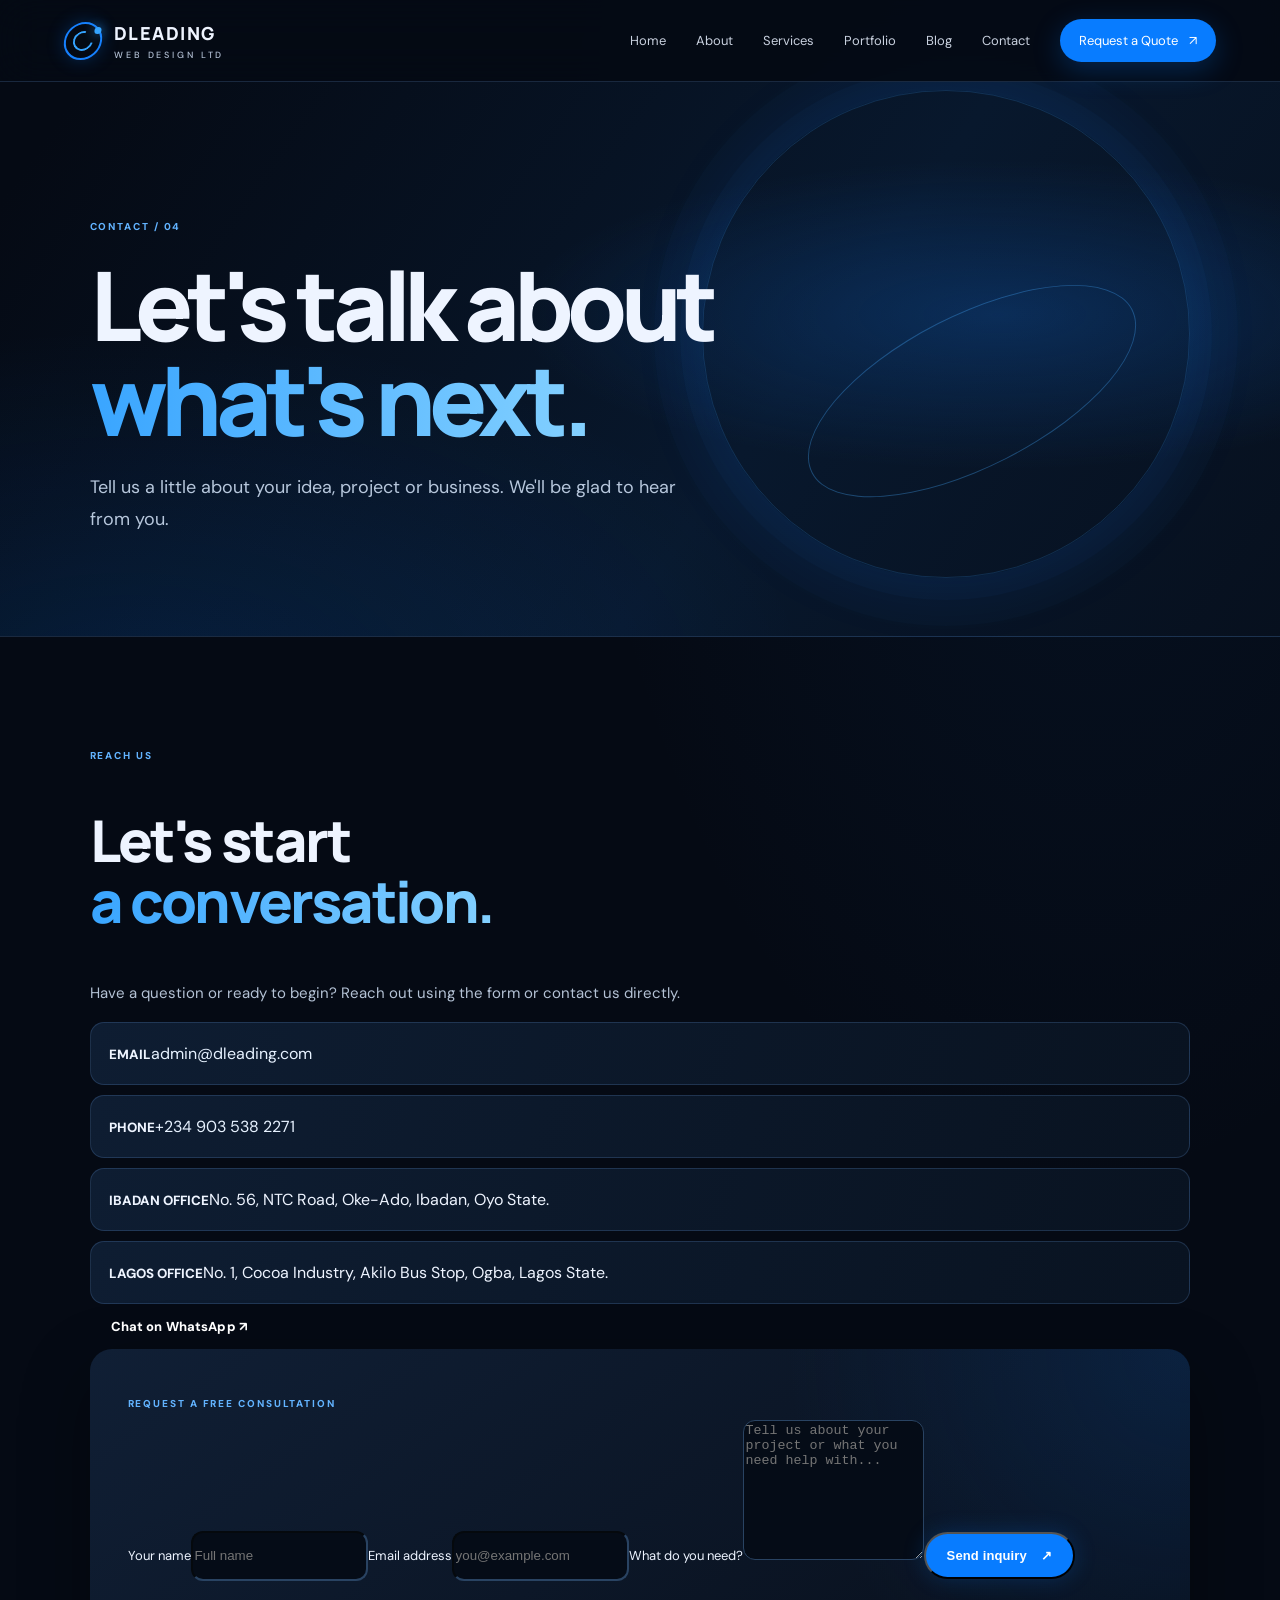
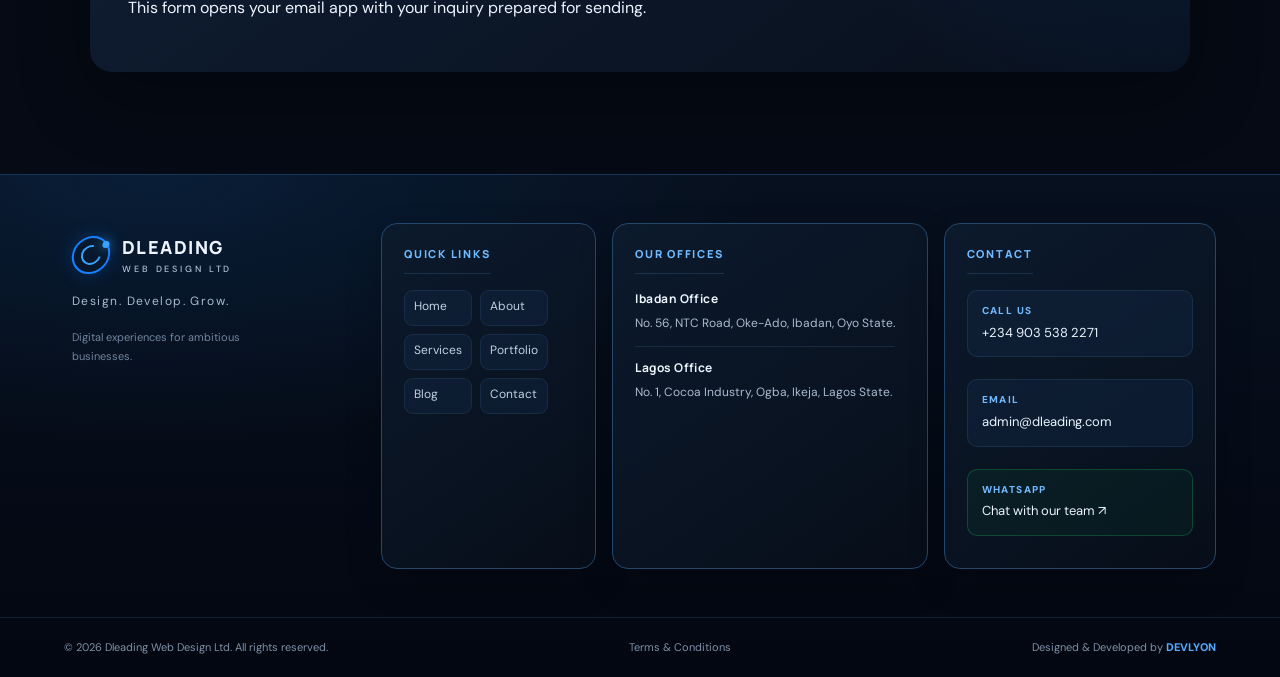
<file: contact.html>
<!DOCTYPE html><html lang="en"><head><meta charset="UTF-8"><meta name="viewport" content="width=device-width, initial-scale=1.0"><meta name="description" content="Contact Dleading Web Design Ltd to discuss web design, digital marketing or a project consultation."><meta name="theme-color" content="#050914"><title>Contact | Dleading Web Design</title><link rel="preconnect" href="https://fonts.googleapis.com"><link rel="preconnect" href="https://fonts.gstatic.com" crossorigin><link href="https://fonts.googleapis.com/css2?family=DM+Sans:wght@400;500;600;700&family=Manrope:wght@400;500;600;700;800&display=swap" rel="stylesheet"><link rel="stylesheet" href="styles.css"><link rel="stylesheet" href="unified-design.css?v=467d6c0"></head><body>
<header class="header"><a class="brand" href="index.html"><span class="brand-mark" aria-hidden="true"></span><span class="brand-text">DLEADING<small>WEB DESIGN LTD</small></span></a><button class="menu-toggle" aria-label="Toggle navigation" aria-expanded="false"><span></span><span></span></button><nav class="nav" aria-label="Main navigation"><a href="index.html">Home</a><a href="about.html">About</a><a href="services.html">Services</a><a href="portfolio.html">Portfolio</a><a href="blog.html">Blog</a><a href="contact.html">Contact</a><a class="nav-cta" href="contact.html">Request a Quote <span>↗</span></a></nav></header><main><section class="inner-hero"><p class="eyebrow blue">CONTACT / 04</p><h1>Let's talk about<br><span>what's next.</span></h1><p>Tell us a little about your idea, project or business. We'll be glad to hear from you.</p></section><section class="section contact-layout"><div class="contact-details"><p class="eyebrow blue">REACH US</p><h2>Let's start<br><span>a conversation.</span></h2><p>Have a question or ready to begin? Reach out using the form or contact us directly.</p><div class="contact-detail"><small>EMAIL</small><a href="mailto:admin@dleading.com">admin@dleading.com</a></div><div class="contact-detail"><small>PHONE</small><a href="tel:+2349035382271">+234 903 538 2271</a></div><div class="contact-detail"><small>IBADAN OFFICE</small><span>No. 56, NTC Road, Oke-Ado, Ibadan, Oyo State.</span></div><div class="contact-detail"><small>LAGOS OFFICE</small><span>No. 1, Cocoa Industry, Akilo Bus Stop, Ogba, Lagos State.</span></div><a class="button ghost" href="https://wa.me/2349035382271">Chat on WhatsApp ↗</a></div><form class="contact-form" id="contact-form"><p class="eyebrow blue">REQUEST A FREE CONSULTATION</p><label>Your name<input name="name" autocomplete="name" required placeholder="Full name"></label><label>Email address<input name="email" type="email" autocomplete="email" required placeholder="you@example.com"></label><label>What do you need?<textarea name="message" rows="5" required placeholder="Tell us about your project or what you need help with..."></textarea></label><button class="button primary" type="submit">Send inquiry <span>↗</span></button><p class="form-note">This form opens your email app with your inquiry prepared for sending.</p><p class="form-status" aria-live="polite"></p></form></section></main><footer class="footer">
  <div class="footer-main">
    <div class="footer-brand">
      <a class="brand" href="index.html"><span class="brand-mark" aria-hidden="true"></span><span class="brand-text">DLEADING<small>WEB DESIGN LTD</small></span></a>
      <p>Design. Develop. Grow.</p>
      <span class="footer-brand-note">Digital experiences for ambitious businesses.</span>
    </div>
    <div class="footer-group footer-quick-links">
      <h4>Quick links</h4>
      <nav class="footer-link-list" aria-label="Footer navigation">
        <a href="index.html">Home</a><a href="about.html">About</a><a href="services.html">Services</a><a href="portfolio.html">Portfolio</a><a href="blog.html">Blog</a><a href="contact.html">Contact</a>
      </nav>
    </div>
    <div class="footer-group footer-offices">
      <h4>Our offices</h4>
      <section class="footer-office"><h5>Ibadan Office</h5><p>No. 56, NTC Road, Oke-Ado, Ibadan, Oyo State.</p></section>
      <section class="footer-office"><h5>Lagos Office</h5><p>No. 1, Cocoa Industry, Ogba, Ikeja, Lagos State.</p></section>
    </div>
    <div class="footer-group footer-contact">
      <h4>Contact</h4>
      <a class="footer-contact-item" href="tel:+2349035382271"><span class="footer-contact-label">Call us</span><span class="footer-contact-value">+234 903 538 2271</span></a>
      <a class="footer-contact-item" href="mailto:admin@dleading.com"><span class="footer-contact-label">Email</span><span class="footer-contact-value">admin@dleading.com</span></a>
      <a class="footer-contact-item footer-whatsapp" href="https://wa.me/2349035382271" target="_blank" rel="noopener"><span class="footer-contact-label">WhatsApp</span><span class="footer-contact-value">Chat with our team ↗</span></a>
    </div>
  </div>
  <div class="footer-bottom">
    <span>© 2026 Dleading Web Design Ltd. All rights reserved.</span>
    <span>Terms &amp; Conditions</span>
    <span class="dev-credit">Designed &amp; Developed by <a href="https://devlyon.pages.dev/" target="_blank" rel="noopener">DEVLYON</a></span>
  </div>
</footer><script src="script.js"></script></body></html>
</file>
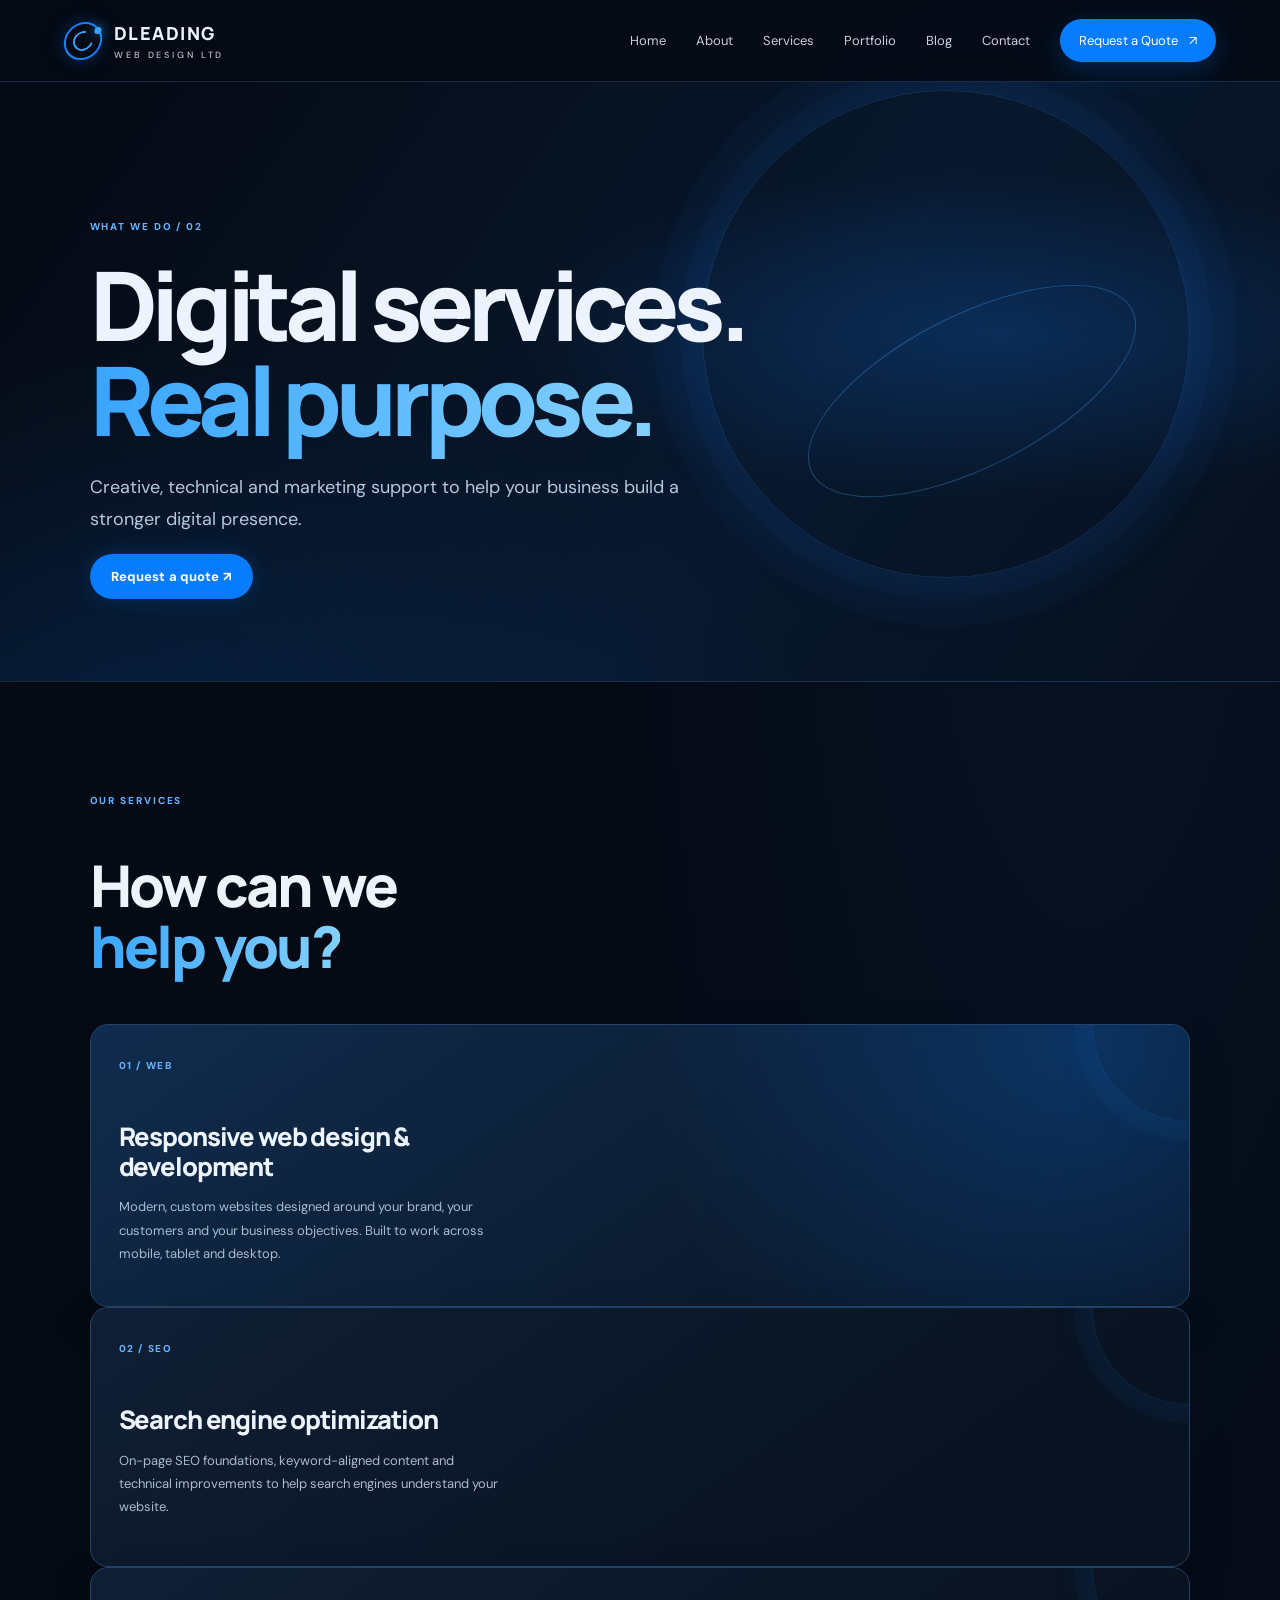
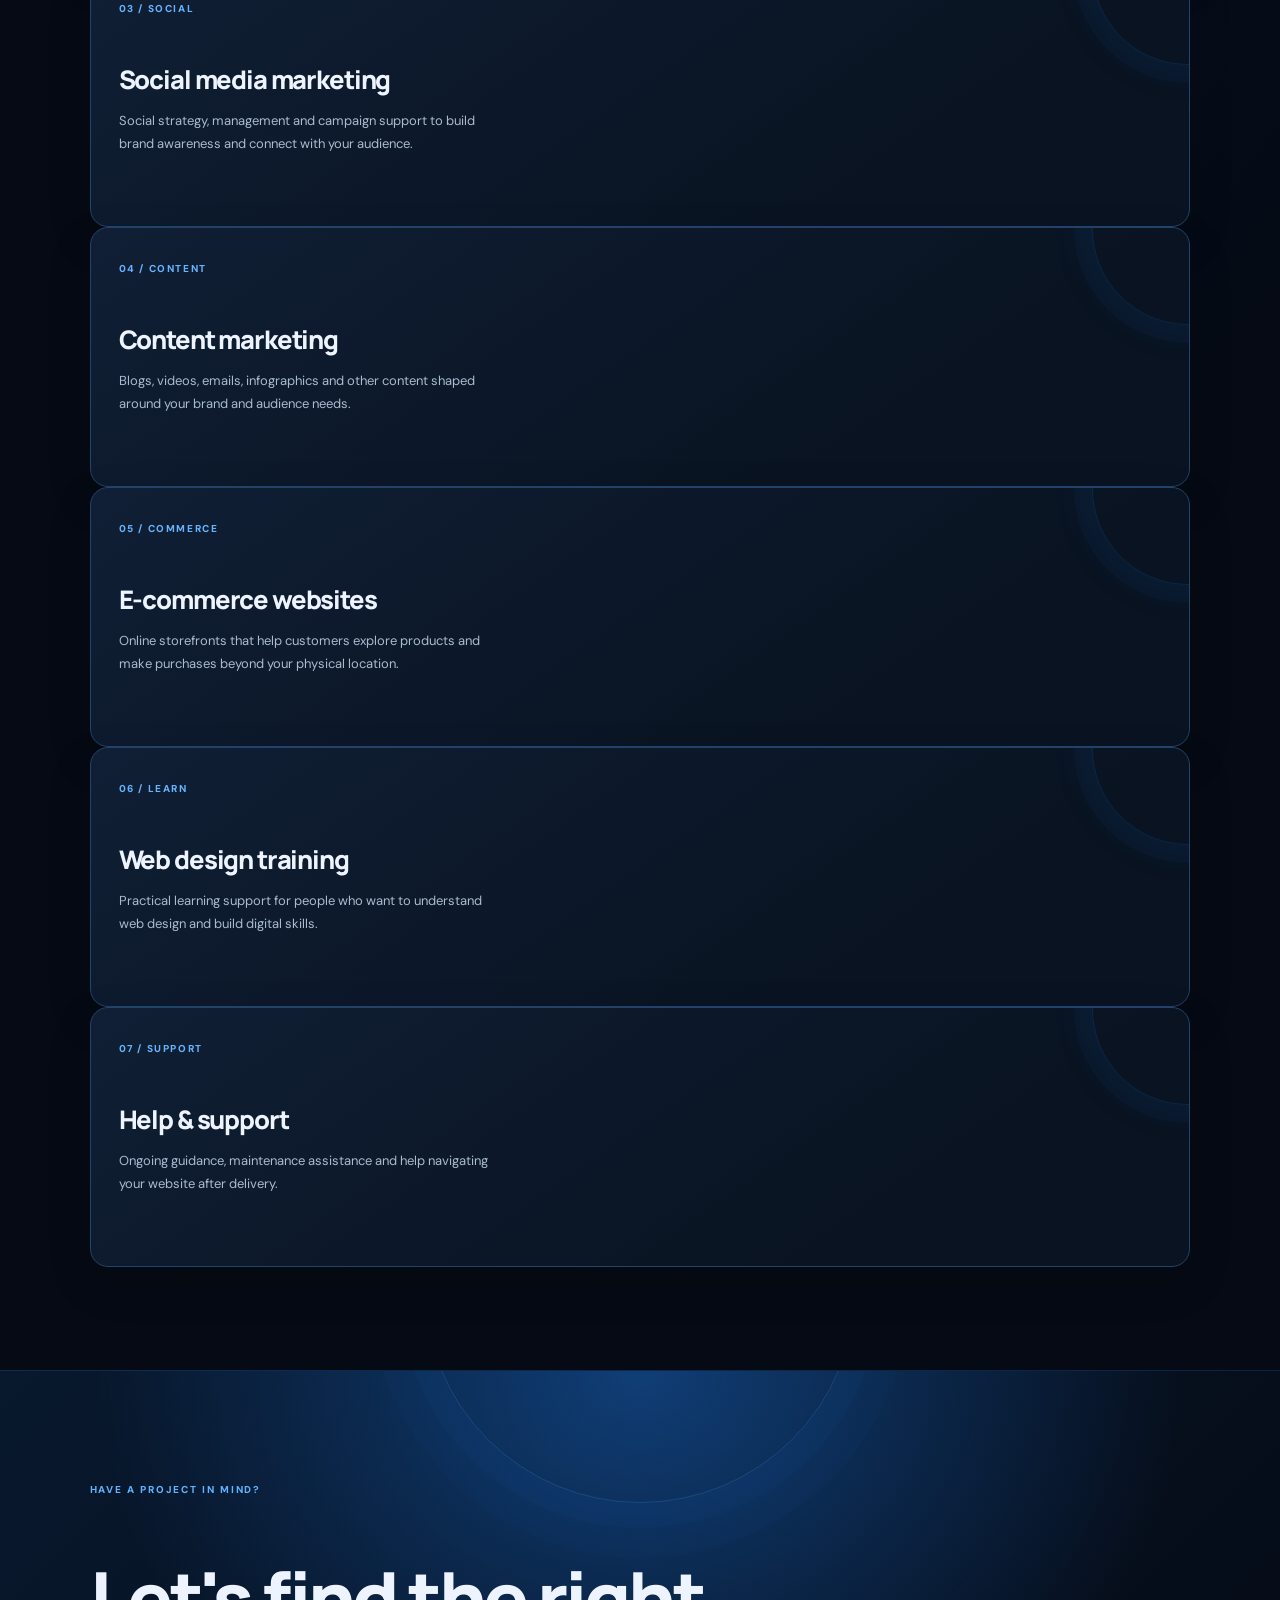
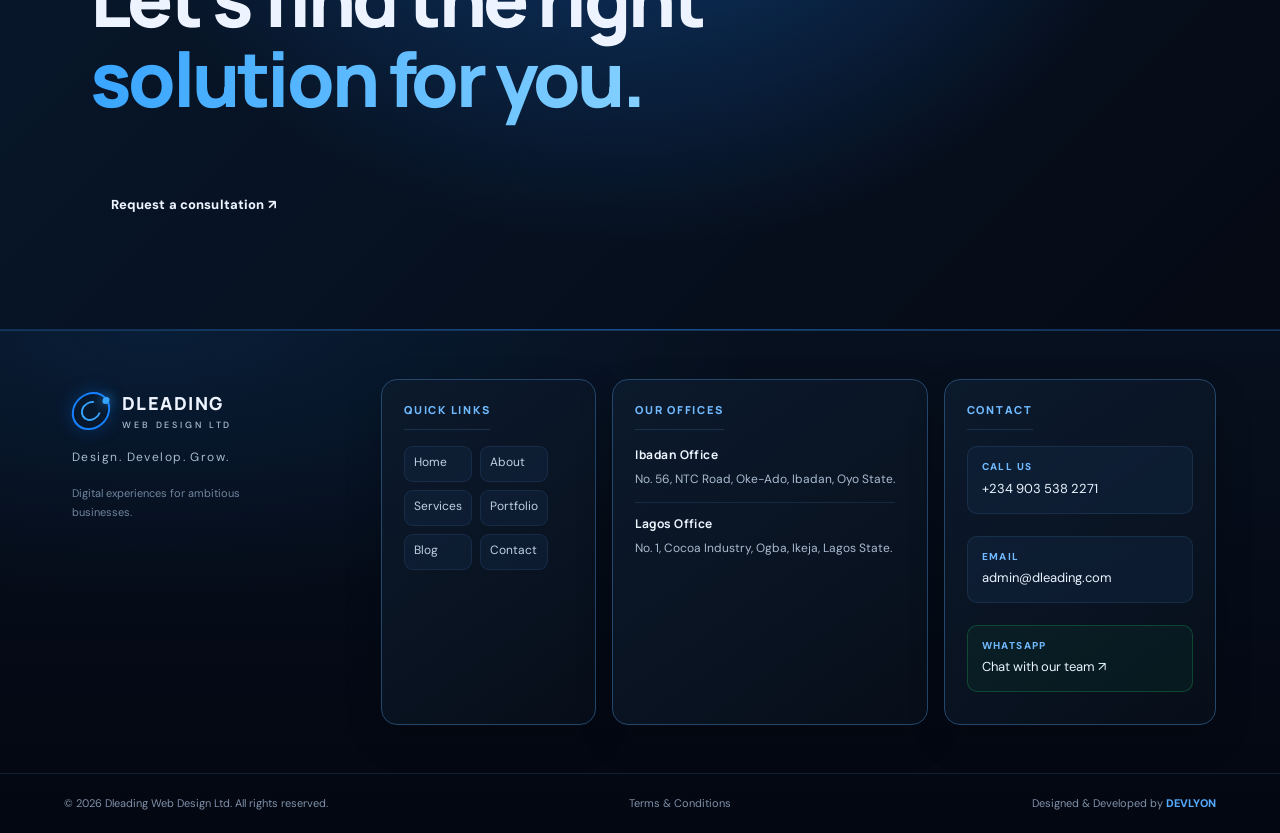
<file: services.html>
<!DOCTYPE html><html lang="en"><head><meta charset="UTF-8"><meta name="viewport" content="width=device-width, initial-scale=1.0"><meta name="description" content="Web design, development, SEO, social media marketing, content, e-commerce and training services from Dleading."><meta name="theme-color" content="#050914"><title>Services | Dleading Web Design</title><link rel="preconnect" href="https://fonts.googleapis.com"><link rel="preconnect" href="https://fonts.gstatic.com" crossorigin><link href="https://fonts.googleapis.com/css2?family=DM+Sans:wght@400;500;600;700&family=Manrope:wght@400;500;600;700;800&display=swap" rel="stylesheet"><link rel="stylesheet" href="styles.css"><link rel="stylesheet" href="unified-design.css?v=467d6c0"></head><body>
<header class="header"><a class="brand" href="index.html"><span class="brand-mark" aria-hidden="true"></span><span class="brand-text">DLEADING<small>WEB DESIGN LTD</small></span></a><button class="menu-toggle" aria-label="Toggle navigation" aria-expanded="false"><span></span><span></span></button><nav class="nav" aria-label="Main navigation"><a href="index.html">Home</a><a href="about.html">About</a><a href="services.html">Services</a><a href="portfolio.html">Portfolio</a><a href="blog.html">Blog</a><a href="contact.html">Contact</a><a class="nav-cta" href="contact.html">Request a Quote <span>↗</span></a></nav></header><main><section class="inner-hero"><p class="eyebrow blue">WHAT WE DO / 02</p><h1>Digital services.<br><span>Real purpose.</span></h1><p>Creative, technical and marketing support to help your business build a stronger digital presence.</p><a class="button primary" href="contact.html">Request a quote ↗</a></section><section class="section services"><p class="eyebrow blue">OUR SERVICES</p><h2>How can we<br><span>help you?</span></h2><div class="service-cards"><article class="service-card featured"><span class="card-number">01 / WEB</span><h3>Responsive web design & development</h3><p>Modern, custom websites designed around your brand, your customers and your business objectives. Built to work across mobile, tablet and desktop.</p></article><article class="service-card"><span class="card-number">02 / SEO</span><h3>Search engine optimization</h3><p>On-page SEO foundations, keyword-aligned content and technical improvements to help search engines understand your website.</p></article><article class="service-card"><span class="card-number">03 / SOCIAL</span><h3>Social media marketing</h3><p>Social strategy, management and campaign support to build brand awareness and connect with your audience.</p></article><article class="service-card"><span class="card-number">04 / CONTENT</span><h3>Content marketing</h3><p>Blogs, videos, emails, infographics and other content shaped around your brand and audience needs.</p></article><article class="service-card"><span class="card-number">05 / COMMERCE</span><h3>E-commerce websites</h3><p>Online storefronts that help customers explore products and make purchases beyond your physical location.</p></article><article class="service-card"><span class="card-number">06 / LEARN</span><h3>Web design training</h3><p>Practical learning support for people who want to understand web design and build digital skills.</p></article><article class="service-card"><span class="card-number">07 / SUPPORT</span><h3>Help & support</h3><p>Ongoing guidance, maintenance assistance and help navigating your website after delivery.</p></article></div></section><section class="cta section"><p class="eyebrow">HAVE A PROJECT IN MIND?</p><h2>Let's find the right<br><span>solution for you.</span></h2><a class="button light" href="contact.html">Request a consultation ↗</a></section></main><footer class="footer">
  <div class="footer-main">
    <div class="footer-brand">
      <a class="brand" href="index.html"><span class="brand-mark" aria-hidden="true"></span><span class="brand-text">DLEADING<small>WEB DESIGN LTD</small></span></a>
      <p>Design. Develop. Grow.</p>
      <span class="footer-brand-note">Digital experiences for ambitious businesses.</span>
    </div>
    <div class="footer-group footer-quick-links">
      <h4>Quick links</h4>
      <nav class="footer-link-list" aria-label="Footer navigation">
        <a href="index.html">Home</a><a href="about.html">About</a><a href="services.html">Services</a><a href="portfolio.html">Portfolio</a><a href="blog.html">Blog</a><a href="contact.html">Contact</a>
      </nav>
    </div>
    <div class="footer-group footer-offices">
      <h4>Our offices</h4>
      <section class="footer-office"><h5>Ibadan Office</h5><p>No. 56, NTC Road, Oke-Ado, Ibadan, Oyo State.</p></section>
      <section class="footer-office"><h5>Lagos Office</h5><p>No. 1, Cocoa Industry, Ogba, Ikeja, Lagos State.</p></section>
    </div>
    <div class="footer-group footer-contact">
      <h4>Contact</h4>
      <a class="footer-contact-item" href="tel:+2349035382271"><span class="footer-contact-label">Call us</span><span class="footer-contact-value">+234 903 538 2271</span></a>
      <a class="footer-contact-item" href="mailto:admin@dleading.com"><span class="footer-contact-label">Email</span><span class="footer-contact-value">admin@dleading.com</span></a>
      <a class="footer-contact-item footer-whatsapp" href="https://wa.me/2349035382271" target="_blank" rel="noopener"><span class="footer-contact-label">WhatsApp</span><span class="footer-contact-value">Chat with our team ↗</span></a>
    </div>
  </div>
  <div class="footer-bottom">
    <span>© 2026 Dleading Web Design Ltd. All rights reserved.</span>
    <span>Terms &amp; Conditions</span>
    <span class="dev-credit">Designed &amp; Developed by <a href="https://devlyon.pages.dev/" target="_blank" rel="noopener">DEVLYON</a></span>
  </div>
</footer><script src="script.js"></script></body></html>
</file>
<file: styles.css>
:root{--bg:#050914;--panel:#0a1222;--blue:#087cff;--blue2:#35a4ff;--text:#f5f7fb;--muted:#9ba8bc;--line:rgba(117,157,213,.2);--lime:#c8ff42}*{box-sizing:border-box}html{scroll-behavior:smooth}body{margin:0;background:var(--bg);color:var(--text);font-family:'DM Sans',sans-serif;overflow-x:hidden}a{color:inherit;text-decoration:none}.topline{display:flex;justify-content:space-between;padding:10px 5vw;color:#8995aa;font-size:11px;letter-spacing:.04em;border-bottom:1px solid var(--line)}.pulse{display:inline-block;width:6px;height:6px;background:#42e79b;border-radius:50%;margin-left:7px;box-shadow:0 0 10px #42e79b}.header{height:82px;padding:0 5vw;display:flex;align-items:center;justify-content:space-between;background:rgba(5,9,20,.85);backdrop-filter:blur(18px);position:sticky;top:0;z-index:100;border-bottom:1px solid var(--line)}.brand{display:flex;align-items:center;gap:12px}.brand-mark{position:relative;display:block;width:38px;height:38px;border:2px solid #1681ff;border-radius:50%;box-shadow:0 0 18px #0866d655;transform:skew(-8deg)}.brand-mark:before{content:'';position:absolute;inset:7px;border:2px solid #35a4ff;border-radius:50%;border-right-color:transparent;transform:rotate(-35deg)}.brand-mark:after{content:'';position:absolute;width:7px;height:7px;background:#35a4ff;border-radius:50%;right:0;top:3px;box-shadow:0 0 12px #35a4ff}.brand-text{font:800 18px Manrope,sans-serif;letter-spacing:.08em}.brand-text small{display:block;font:500 9px 'DM Sans';letter-spacing:.32em;color:#b4c1d6;margin-top:4px}.nav{display:flex;align-items:center;gap:30px;font-size:13px;color:#c9d1df}.nav>a:not(.nav-cta){transition:color .25s}.nav>a:hover,.nav .active{color:var(--blue2)}.nav-cta{background:var(--blue);padding:13px 19px;border-radius:30px;color:#fff;box-shadow:0 0 22px #087cff55;transition:transform .2s,box-shadow .2s}.nav-cta:hover{transform:translateY(-2px);box-shadow:0 0 30px #087cff88}.nav-cta span{margin-left:8px}.menu-toggle{display:none}.hero{position:relative;min-height:600px;display:flex;align-items:center;padding:70px 5vw 90px;overflow:hidden;background:linear-gradient(110deg,#050914 10%,#07152d 65%,#061020)}.hero-grid{position:absolute;inset:0;opacity:.18;background-image:linear-gradient(rgba(44,115,221,.3) 1px,transparent 1px),linear-gradient(90deg,rgba(44,115,221,.3) 1px,transparent 1px);background-size:60px 60px;mask-image:linear-gradient(to right,black,transparent 80%)}.hero-glow{position:absolute;width:700px;height:700px;background:#0055ff25;filter:blur(90px);right:8%;top:-100px;border-radius:50%}.hero-copy{z-index:2;max-width:660px}.eyebrow{font-size:11px;letter-spacing:.14em;font-weight:700;color:#c4d0e2;display:flex;align-items:center;gap:10px}.eyebrow-line{height:1px;width:40px;background:var(--blue)}.blue{color:var(--blue2)}h1,h2,h3{font-family:Manrope,sans-serif;letter-spacing:-.045em}h1{font-size:clamp(44px,6.2vw,84px);line-height:1.04;margin:23px 0;font-weight:800}h1 span,h2 span{color:var(--blue2)}.hero-desc{color:#b3bfd1;line-height:1.7;max-width:480px;font-size:15px}.hero-actions{display:flex;align-items:center;gap:18px;margin-top:28px}.button{display:inline-flex;align-items:center;gap:14px;padding:14px 21px;border-radius:40px;font-weight:700;font-size:13px;transition:transform .25s,background .25s,box-shadow .25s}.button:hover{transform:translateY(-3px)}.primary{background:var(--blue);color:white;box-shadow:0 0 22px #087cff35}.primary:hover{background:#2792ff;box-shadow:0 0 25px #087cff66}.ghost{color:#fff}.play{display:grid;place-items:center;width:34px;height:34px;border:1px solid #58aaff;border-radius:50%;color:#59aaff}.hero-note{margin-top:52px;color:#7c8ca5;font-size:10px;letter-spacing:.17em}.note-dot{display:inline-block;width:7px;height:7px;border-radius:50%;background:var(--blue);margin-right:10px}.hero-visual{position:absolute;right:4%;top:0;width:49%;height:100%;overflow:hidden}.portrait-backdrop{position:absolute;inset:0;background:linear-gradient(130deg,transparent,#062c65 50%,#07122c);clip-path:polygon(23% 0,100% 0,100% 100%,0 100%)}.founder-frame{position:absolute;bottom:8%;right:12%;width:min(32vw,390px);aspect-ratio:1;border-radius:50%;overflow:visible;display:grid;place-items:center;border:1px solid #1681ff66;box-shadow:0 0 35px #087cff33}.founder-frame:before{content:'';position:absolute;inset:-12px;border-radius:50%;border:2px solid transparent;border-top-color:#35a4ff;border-right-color:#1681ff;animation:founder-spin 3.5s linear infinite;filter:drop-shadow(0 0 8px #1681ff}.founder-frame:after{content:'';position:absolute;inset:-20px;border-radius:50%;border:1px solid #1681ff55;border-bottom-color:#35a4ff;animation:founder-spin 7s linear infinite reverse}.founder-photo{position:absolute;inset:0;width:100%;height:100%;max-width:none;object-fit:cover;object-position:center 25%;border-radius:50%;filter:none;box-shadow:0 10px 45px #0008}@keyframes founder-spin{to{transform:rotate(360deg)}}.hero-tag{position:absolute;right:0;top:22%;display:flex;flex-direction:column;color:#70b9ff;font-family:Manrope,sans-serif;font-weight:800;font-size:22px;line-height:1.2;text-shadow:0 0 20px #167bff66;transform:rotate(7deg)}.hero-tag span{font-size:10px;letter-spacing:.2em}.tag-arrow{font-size:32px!important;text-align:right}.orbit{position:absolute;border:1px solid #1681ff55;border-radius:50%;transform:rotate(-22deg)}.orbit-one{width:520px;height:170px;right:-60px;bottom:15%}.orbit-two{width:430px;height:130px;right:0;bottom:20%;border-color:#50b4ff55}.visual-caption{position:absolute;bottom:5%;right:2%;font-size:9px;letter-spacing:.15em;color:#7fa9d6}.service-strip{margin:-28px 3% 0;position:relative;z-index:5;display:grid;grid-template-columns:repeat(8,1fr);background:#07111f;border:1px solid #167fff75;box-shadow:0 0 24px #006aff25;border-radius:18px;overflow:hidden}.service-strip a{display:flex;align-items:center;justify-content:center;flex-direction:column;gap:8px;padding:20px 8px;color:#d8e4f4;font-size:12px;text-align:center;border-right:1px solid var(--line);transition:background .2s,color .2s}.service-strip a:last-child{border:0}.service-strip a:hover{background:#10264a;color:#fff}.strip-icon{font-size:22px;color:#1681ff}.section{padding:100px 5vw}.intro{display:grid;grid-template-columns:1.1fr 1.3fr .9fr;gap:42px;align-items:center}.intro h2,.section-heading h2,.blog-copy h2{font-size:clamp(32px,4vw,52px);line-height:1.08;margin:15px 0}.intro-copy>p:not(.eyebrow){color:#aab6c8;line-height:1.7;font-size:14px}.text-link{display:inline-flex;gap:14px;align-items:center;margin-top:16px;border-bottom:1px solid #287dff;padding-bottom:8px;font-size:13px;font-weight:700}.text-link span{color:var(--blue2)}.showcase{position:relative;height:300px;perspective:900px}.showcase-window{position:absolute;width:75%;height:210px;border-radius:12px;border:1px solid #4e92e655;background:#101b2e;box-shadow:0 20px 40px #0005;overflow:hidden}.window-a{left:0;top:55px;transform:rotate(-8deg)}.window-b{left:15%;top:5px;transform:rotate(4deg);z-index:2}.window-c{right:-2%;top:65px;transform:rotate(10deg);z-index:1}.window-top{height:24px;background:#0b1424;border-bottom:1px solid #243650;display:flex;align-items:center;padding:0 8px;gap:4px}.window-top span{width:5px;height:5px;border-radius:50%;background:#4c6b91}.window-top small{margin-left:auto;font-size:7px;color:#7087a5}.window-content{height:calc(100% - 24px);background:linear-gradient(135deg,#142a49,#061020);padding:20px;display:flex;flex-direction:column;justify-content:center}.window-content span{font-size:13px;color:#92b7e5}.window-content b{font:800 27px Manrope;color:#fff}.window-content i{font-size:9px;color:#78aaff;margin-top:15px}.window-content.alt{background:linear-gradient(140deg,#07101e,#174b9d)}.window-content.third{background:linear-gradient(140deg,#0d1725,#262b3c)}.why h3{font-size:23px;line-height:1.25}.why ul{list-style:none;padding:0;margin:20px 0}.why li{display:flex;gap:12px;margin:17px 0}.why li>b{width:30px;height:30px;border-radius:9px;background:#0c2b55;border:1px solid #167bff66;color:#4da4ff;display:grid;place-items:center}.why li span{display:flex;flex-direction:column;gap:4px}.why li strong{font-size:13px}.why li small{font-size:11px;color:#8797ad}.services{background:#080e19;border-top:1px solid var(--line);border-bottom:1px solid var(--line)}.section-heading{display:flex;justify-content:space-between;align-items:end;gap:30px;margin-bottom:35px}.section-heading>p{max-width:400px;color:#9daabd;line-height:1.65;font-size:14px}.service-cards{display:grid;grid-template-columns:repeat(3,1fr);gap:14px}.service-card{min-height:265px;padding:24px;background:linear-gradient(145deg,#101a2a,#080e19);border:1px solid var(--line);border-radius:15px;position:relative;overflow:hidden;transition:transform .25s,border-color .25s,background .25s}.service-card:hover{transform:translateY(-5px);border-color:#2589ff;background:linear-gradient(145deg,#14294a,#080e19)}.service-card.featured{background:linear-gradient(140deg,#103b79,#0b1425);grid-column:span 2}.card-number{font-size:10px;letter-spacing:.15em;color:#7f9fc9}.card-symbol{position:absolute;right:22px;top:22px;font-size:27px;color:#288bff}.service-card h3{font-size:25px;line-height:1.18;margin:42px 0 12px}.service-card p{font-size:12px;line-height:1.6;color:#9eacc0;max-width:320px}.card-arrow{position:absolute;bottom:20px;right:24px;color:#50a5ff;font-size:22px}.section-bottom{margin-top:30px}.work-grid{display:grid;grid-template-columns:repeat(4,1fr);gap:16px}.work-image{height:240px;position:relative;overflow:hidden;border-radius:12px;background:#111a28}.work-image img{width:100%;height:100%;object-fit:cover;transition:transform .5s,filter .5s}.work-item:hover img{transform:scale(1.06);filter:brightness(.7)}.work-overlay{position:absolute;right:14px;top:14px;background:#087cff;color:white;width:38px;height:38px;border-radius:50%;display:grid;place-items:center;opacity:0;transform:translateY(5px);transition:.25s}.work-item:hover .work-overlay{opacity:1;transform:none}.work-meta{display:flex;flex-direction:column;gap:6px;margin-top:12px}.work-meta span{font-size:11px;font-weight:800;letter-spacing:.06em}.work-meta small{color:#8595aa;font-size:11px}.blog{display:grid;grid-template-columns:1fr 1fr;align-items:center;gap:70px;background:#091222;border-top:1px solid var(--line)}.blog-visual{height:350px;position:relative;background:linear-gradient(145deg,#061327,#0d3472);border-radius:18px;overflow:hidden;display:grid;place-items:center}.blog-big{font:800 260px Manrope;color:#1b80ff33;line-height:1}.blog-orbit{position:absolute;width:340px;height:140px;border:1px solid #298cff80;border-radius:50%;transform:rotate(-20deg);box-shadow:0 0 25px #087cff22}.blog-label{position:absolute;right:20px;bottom:20px;font:800 12px Manrope;letter-spacing:.12em;color:#c8ff42}.blog-copy>p:not(.eyebrow){color:#a8b5c7;line-height:1.7;max-width:430px;font-size:14px}.cta{text-align:center;background:radial-gradient(ellipse at 50% 0,#123c7b,#07101d 60%);border-top:1px solid #167fff44}.cta h2{font-size:clamp(40px,6vw,72px);line-height:1.04;margin:20px 0}.cta>p:not(.eyebrow){color:#b2bfd2}.light{background:#f4f7fb;color:#07101d;margin-top:18px}.light:hover{background:#c8ff42}.footer{background:#030711;border-top:1px solid var(--line)}.footer-main{display:grid;grid-template-columns:1.3fr .7fr 1fr 1fr;gap:36px;padding:50px 5vw}.footer-main>div{display:flex;flex-direction:column;gap:12px}.footer-main h4{margin:0;color:#55a7ff;font-size:13px}.footer-main p,.footer-main a:not(.brand){color:#8e9cb1;font-size:12px;line-height:1.7}.footer-main a:hover{color:#fff}.footer-brand p{font-size:11px!important;letter-spacing:.15em}.footer-bottom{padding:18px 5vw;border-top:1px solid var(--line);display:flex;justify-content:space-between;gap:16px;color:#7f8da3;font-size:10px}.dev-credit a{color:#55a7ff;font-weight:700;transition:color .25s}.dev-credit a:hover{color:#c8ff42}
@media(max-width:1000px){.nav{gap:16px}.nav-cta{padding:11px 13px}.hero-visual{right:0;width:48%}.hero-copy{max-width:58%}.hero-tag{right:2%;font-size:17px}.intro{grid-template-columns:1fr 1.2fr;gap:30px}.why{grid-column:1/-1}.why ul{display:grid;grid-template-columns:repeat(2,1fr);gap:10px}.service-strip{grid-template-columns:repeat(4,1fr)}.service-strip a:nth-child(4){border-right:0}.service-strip a:nth-child(n+5){border-top:1px solid var(--line)}.work-grid{grid-template-columns:repeat(2,1fr)}}
@media(max-width:700px){.topline{font-size:9px;padding:9px 4vw}.header{height:70px;padding:0 4vw}.brand-mark{font-size:34px}.brand-text{font-size:15px}.menu-toggle{display:flex;flex-direction:column;gap:5px;background:transparent;border:1px solid var(--line);border-radius:8px;padding:10px}.menu-toggle span{width:20px;height:2px;background:#eaf2ff}.nav{position:absolute;top:70px;left:0;right:0;background:#070e1b;border-bottom:1px solid var(--line);display:none;flex-direction:column;align-items:stretch;padding:16px 4vw;gap:0}.nav.open{display:flex}.nav>a:not(.nav-cta){padding:13px 0;border-bottom:1px solid var(--line)}.nav-cta{margin-top:12px;text-align:center}.hero{min-height:720px;padding:52px 5vw 280px;align-items:flex-start}.hero-copy{max-width:100%}h1{font-size:clamp(43px,12vw,66px)}.hero-desc{font-size:14px;max-width:400px}.hero-visual{width:100%;height:340px;top:auto;bottom:0;right:0}.founder-frame{width:min(70vw,310px);right:50%;transform:translateX(50%);bottom:10%}.founder-photo{height:100%;max-width:none;right:auto}.hero-tag{top:20%;right:4%;font-size:17px}.orbit-one{width:340px;height:110px;right:-40px}.orbit-two{width:290px;height:90px;right:0}.visual-caption{right:4%;bottom:3%}.service-strip{margin:-18px 3% 0;grid-template-columns:repeat(2,1fr);border-radius:13px}.service-strip a{padding:14px 8px;border-top:1px solid var(--line)}.service-strip a:nth-child(-n+2){border-top:0}.service-strip a:nth-child(2n){border-right:0}.service-strip a:nth-child(4){border-right:0}.section{padding:65px 5vw}.intro{grid-template-columns:1fr;gap:24px}.showcase{height:250px}.showcase-window{height:180px;width:72%}.window-a{top:45px}.window-b{top:0}.window-c{top:48px}.window-content b{font-size:22px}.why ul{grid-template-columns:1fr}.section-heading{align-items:flex-start;flex-direction:column;gap:5px}.section-heading>p{margin-top:0}.service-cards{grid-template-columns:1fr 1fr}.service-card{min-height:245px;padding:18px}.service-card.featured{grid-column:span 2}.service-card h3{font-size:21px;margin-top:38px}.service-card p{font-size:11px}.work-grid{gap:12px}.work-image{height:170px}.work-meta span{font-size:10px}.blog{grid-template-columns:1fr;gap:30px}.blog-visual{height:250px}.blog-big{font-size:190px}.footer-main{grid-template-columns:1fr 1fr;gap:25px;padding:36px 5vw}.footer-brand{grid-column:1/-1}.footer-bottom{flex-direction:column;gap:9px}.cta h2{font-size:43px}}
@media(max-width:390px){.service-cards{grid-template-columns:1fr}.service-card.featured{grid-column:auto}.work-grid{grid-template-columns:1fr}.work-image{height:220px}.hero{padding-bottom:250px}.hero-actions{gap:8px}.button{padding:12px 15px;font-size:12px}}
/* Additional inner-page and motion styling */
.inner-hero{padding:110px 5vw 75px;position:relative;overflow:hidden;background:radial-gradient(ellipse at 80% 20%,#10356855,transparent 45%),linear-gradient(140deg,#060b17,#091629);border-bottom:1px solid var(--line)}.inner-hero:after{content:"";position:absolute;width:440px;height:440px;border:1px solid #167fff28;border-radius:50%;right:-140px;top:-150px;pointer-events:none}.inner-hero h1{font-size:clamp(46px,7vw,86px);margin:22px 0;position:relative;z-index:1}.inner-hero>p:not(.eyebrow){color:#afbdcf;line-height:1.7;max-width:600px;font-size:15px}.inner-hero .button{margin-top:20px}.inner-content{display:grid;grid-template-columns:1fr 1.2fr;gap:60px;align-items:start}.inner-content h2,.values-section h2,.contact-details h2{font:800 clamp(32px,4.2vw,54px)/1.1 Manrope;margin:14px 0}.inner-content p,.contact-details>p:not(.eyebrow){color:#a9b7ca;line-height:1.8;font-size:14px}.values-section{background:#080e19;border-top:1px solid var(--line)}.contact-layout{display:grid;grid-template-columns:1fr 1fr;gap:55px;align-items:start}.contact-detail{display:flex;flex-direction:column;gap:7px;border-bottom:1px solid var(--line);padding:18px 0}.contact-detail small{font-size:10px;letter-spacing:.16em;color:#69aaff}.contact-detail span,.contact-detail a{color:#d3dcec;font-size:13px;line-height:1.6}.contact-details .button{margin-top:24px}.contact-form{display:flex;flex-direction:column;gap:18px;padding:30px;background:linear-gradient(145deg,#101c30,#09111e);border:1px solid var(--line);border-radius:18px}.contact-form label{display:flex;flex-direction:column;gap:8px;color:#cbd5e4;font-size:12px;font-weight:600}.contact-form input,.contact-form textarea{width:100%;background:#060c17;border:1px solid #263750;border-radius:10px;padding:14px;color:#fff;font:14px 'DM Sans',sans-serif;outline:none;transition:border-color .2s,box-shadow .2s}.contact-form input:focus,.contact-form textarea:focus{border-color:#1681ff;box-shadow:0 0 0 3px #1681ff22}.contact-form textarea{resize:vertical}.contact-form button{border:0;cursor:pointer;align-self:flex-start}.form-note,.form-status{font-size:11px;color:#8191a9;line-height:1.6;margin:0}.form-status{color:#8fc6ff}.portfolio-note{font-size:12px;color:#8292aa;margin-top:25px}.blog-link-section{display:grid;grid-template-columns:1fr 1fr;gap:60px;align-items:center}.blog-link-section h2{font:800 clamp(32px,4.5vw,55px)/1.1 Manrope;margin:14px 0}.blog-link-section p:not(.eyebrow){color:#a9b7ca;line-height:1.7}.reveal{opacity:0;transform:translateY(22px);transition:opacity .7s ease,transform .7s ease}.revealed{opacity:1;transform:none}.service-card:nth-child(2){transition-delay:.05s}.service-card:nth-child(3){transition-delay:.1s}.service-card:nth-child(4){transition-delay:.15s}.service-card:nth-child(5){transition-delay:.2s}.service-card:nth-child(6){transition-delay:.25s}@media(max-width:700px){.inner-hero{padding:75px 5vw 55px}.inner-content,.contact-layout,.blog-link-section{grid-template-columns:1fr;gap:30px}.contact-form{padding:22px}.portfolio-grid{grid-template-columns:1fr 1fr}.portfolio-grid .work-image{height:190px}}@media(prefers-reduced-motion:reduce){html{scroll-behavior:auto}.reveal{opacity:1;transform:none;transition:none}*,*:before,*:after{animation-duration:.01ms!important;transition-duration:.01ms!important}}
/* Blog library, filters and article layouts */
.blog-library{padding-top:65px}.blog-tools{display:flex;justify-content:space-between;gap:20px;align-items:center;margin-bottom:30px}.blog-search-wrap{display:flex;align-items:center;gap:10px;background:#0b1526;border:1px solid var(--line);border-radius:40px;padding:0 15px;min-width:230px}.blog-search-wrap span{color:#5daaff;font-size:22px}.blog-search-wrap input{background:transparent;border:0;outline:0;color:#fff;padding:13px 0;width:100%;font:13px 'DM Sans'}.blog-filters{display:flex;gap:8px;flex-wrap:wrap}.blog-filter{border:1px solid var(--line);background:#0b1526;color:#a9b7ca;padding:10px 14px;border-radius:30px;font:600 11px 'DM Sans';cursor:pointer;transition:.2s}.blog-filter:hover,.blog-filter.active{background:#087cff;color:white;border-color:#087cff}.blog-featured{display:grid;grid-template-columns:1fr 1fr;border:1px solid var(--line);border-radius:20px;overflow:hidden;background:#0a1323;margin-bottom:35px}.blog-feature-art{min-height:350px;background:linear-gradient(135deg,#08152a,#104b9b);position:relative;overflow:hidden;display:flex;flex-direction:column;justify-content:center;padding:40px}.feature-grid{position:absolute;inset:0;background-image:linear-gradient(#388cff22 1px,transparent 1px),linear-gradient(90deg,#388cff22 1px,transparent 1px);background-size:38px 38px}.feature-orbit{position:absolute;border:1px solid #55aaff66;border-radius:50%;width:450px;height:180px;transform:rotate(-22deg);left:-20px;top:70px}.blog-feature-art strong{font:800 clamp(45px,5vw,70px)/.95 Manrope;letter-spacing:-.05em;z-index:1}.blog-feature-art small{font:700 10px 'DM Sans';letter-spacing:.18em;color:#c5d8f3;margin-top:22px;z-index:1}.blog-feature-copy{padding:45px;align-self:center}.blog-feature-copy h2{font:800 clamp(27px,3.2vw,42px)/1.1 Manrope;margin:16px 0}.blog-feature-copy>p:not(.eyebrow){color:#aab8ca;line-height:1.7;font-size:13px}.blog-feature-copy .button{margin-top:12px}.blog-card-grid{display:grid;grid-template-columns:repeat(3,1fr);gap:20px}.blog-card{border:1px solid var(--line);border-radius:16px;overflow:hidden;background:#0a1322;transition:transform .25s,border-color .25s}.blog-card:hover{transform:translateY(-5px);border-color:#2b8bff}.blog-card-art{height:210px;padding:22px;display:flex;flex-direction:column;justify-content:space-between;position:relative;overflow:hidden}.blog-card-art>span{font:700 9px 'DM Sans';letter-spacing:.14em;z-index:1}.blog-card-art>b{font:800 36px/1 Manrope;letter-spacing:-.04em;z-index:1}.blog-card-art>i{position:absolute;right:18px;bottom:18px;font-style:normal;font-size:24px;z-index:1}.art-web{background:linear-gradient(135deg,#0a1730,#1259a8)}.art-web:after{content:'';position:absolute;width:240px;height:240px;border:1px solid #7bbdff66;border-radius:50%;right:-60px;top:10px}.art-seo{background:linear-gradient(135deg,#0c1827,#125a46)}.art-seo:after{content:'';position:absolute;width:190px;height:190px;border:1px solid #7affbb66;transform:rotate(45deg);right:-35px;top:35px}.art-marketing{background:linear-gradient(135deg,#20132d,#7a3e9a)}.art-marketing:after{content:'';position:absolute;width:220px;height:140px;border:1px solid #f5a8ff66;border-radius:50%;right:-30px;top:25px;transform:rotate(-20deg)}.blog-card-copy{padding:22px}.blog-card-meta{color:#65aaff;font-size:9px;letter-spacing:.13em;font-weight:700}.blog-card-copy h3{font:700 20px/1.25 Manrope;margin:12px 0}.blog-card-copy h3 a:hover{color:#6ab2ff}.blog-card-copy>p:not(.blog-card-meta){color:#9eacc0;font-size:12px;line-height:1.65}.blog-read{display:inline-block;margin-top:12px;color:#69b0ff;font-size:12px;font-weight:700}.blog-empty{padding:25px;color:#aab8ca;border:1px dashed var(--line);border-radius:12px}.article-hero{padding-bottom:55px}.article-wrap{max-width:820px;margin:auto}.article-meta{color:#66aaff;font-size:10px;letter-spacing:.13em;font-weight:700;margin:25px 0}.article-cover{height:260px;border-radius:18px;display:flex;align-items:center;justify-content:center;position:relative;overflow:hidden;margin-bottom:35px}.article-cover strong{font:800 clamp(45px,8vw,82px)/.95 Manrope;letter-spacing:-.05em;z-index:1;text-align:center}.article-cover .feature-grid{opacity:.5}.article-content{color:#c1ccdc;font-size:15px;line-height:1.85}.article-content h2{font:800 27px/1.2 Manrope;color:#fff;margin:36px 0 12px}.article-content h3{font:700 19px Manrope;color:#eaf2ff;margin:26px 0 10px}.article-content p{margin:15px 0}.article-content ul{padding-left:20px}.article-content li{margin:10px 0}.article-callout{border-left:3px solid #087cff;background:#0b1728;padding:20px;margin:28px 0;color:#d9e7f8}.article-back{display:inline-flex;margin:30px 0;color:#68adff;font-weight:700;font-size:13px}.article-cta{margin-top:45px;padding:30px;border:1px solid var(--line);border-radius:16px;background:#0a1424}.article-cta h3{margin-top:0}@media(max-width:850px){.blog-tools{align-items:flex-start;flex-direction:column}.blog-featured{grid-template-columns:1fr}.blog-feature-art{min-height:280px}.blog-feature-copy{padding:28px}.blog-card-grid{grid-template-columns:1fr 1fr}}@media(max-width:700px){.blog-filters{width:100%}.blog-filter{padding:9px 11px}.blog-card-grid{grid-template-columns:1fr}.blog-card-art{height:200px}.blog-feature-art{min-height:240px}.article-cover{height:210px}.article-content{font-size:14px}.article-content h2{font-size:24px}}
/* Mobile showcase cards: interactive deck */
@media(max-width:700px){.showcase{height:270px;perspective:900px;touch-action:pan-y}.showcase-window.deck-card{width:86%;height:210px;left:7%;right:auto;top:30px;cursor:pointer;transition:transform .35s ease,filter .35s ease,z-index .2s;transform-origin:center center;filter:brightness(.8)}.showcase-window.deck-card.window-a{transform:translate(-10%,10px) rotate(-10deg);z-index:1}.showcase-window.deck-card.window-b{transform:translate(0,-4px) rotate(2deg);z-index:3;filter:brightness(1)}.showcase-window.deck-card.window-c{transform:translate(10%,10px) rotate(10deg);z-index:2}.showcase-window.deck-card.is-active{left:7%;top:12px;z-index:10!important;transform:translate(0,0) rotate(0) scale(1.02);filter:brightness(1);box-shadow:0 25px 50px #0009,0 0 20px #1681ff44}.showcase-window.deck-card:not(.is-active) .window-content{opacity:.9}.showcase-window.deck-card.is-active .window-content{opacity:1}}

/* Contact actions: large, accessible touch targets */
.contact-actions{display:grid;gap:12px;margin-top:24px}.contact-action{display:flex;align-items:center;gap:14px;padding:16px 18px;min-height:76px;border:1px solid #247fff55;border-radius:14px;background:linear-gradient(120deg,#0d1b30,#08111e);transition:transform .2s,border-color .2s,box-shadow .2s,background .2s}.contact-action:hover,.contact-action:focus-visible{transform:translateY(-3px);border-color:#35a4ff;background:linear-gradient(120deg,#12366a,#091523);box-shadow:0 0 24px #087cff35;outline:none}.contact-action-icon{display:grid;place-items:center;width:42px;height:42px;flex:0 0 42px;border-radius:12px;background:#0b2b55;border:1px solid #1681ff66;color:#65b4ff;font-size:20px}.contact-action>span:nth-child(2){display:flex;flex-direction:column;gap:4px;min-width:0}.contact-action strong{font-size:14px;color:#f5f7fb}.contact-action small{font-size:11px;color:#9eacc0;overflow-wrap:anywhere}.contact-action>b{margin-left:auto;color:#59aaff;font-size:20px}.whatsapp-action:hover{border-color:#42e79b;box-shadow:0 0 24px #42e79b22}.whatsapp-action .contact-action-icon{color:#42e79b;border-color:#42e79b55;background:#0c2c27}
</file>
<file: unified-design.css>
/* Dleading unified visual system — shared interior-page art direction */
:root{--dl-ink:#050a14;--dl-panel:#0a1424;--dl-panel2:#0d1b30;--dl-blue:#087cff;--dl-cyan:#42b5ff;--dl-muted:#a9b8cd;--dl-line:rgba(111,164,235,.2)}
html{scroll-behavior:smooth}
body:not(.home-redesign){background:radial-gradient(ellipse at 85% 8%,rgba(13,75,145,.13),transparent 34%),var(--dl-ink);color:#eef4ff;overflow-x:clip}
body:not(.home-redesign) main{width:100%;max-width:100%;overflow:clip}
body:not(.home-redesign) .topline{background:#040914;padding:10px 5vw}
body:not(.home-redesign) .header{background:rgba(5,10,20,.9);backdrop-filter:blur(20px);border-bottom:1px solid var(--dl-line)}
body:not(.home-redesign) .nav a{transition:color .2s,background .2s,transform .2s}
body:not(.home-redesign) .nav a:hover,body:not(.home-redesign) .nav a.active{color:#64b4ff}
body:not(.home-redesign) .nav-cta{box-shadow:0 8px 28px #087cff40}
body:not(.home-redesign) .inner-hero{isolation:isolate;min-height:390px;padding:clamp(76px,10vw,132px) 7vw 82px;background:radial-gradient(ellipse at 78% 42%,#0e4a9470,transparent 34%),radial-gradient(ellipse at 10% 110%,#087cff20,transparent 42%),linear-gradient(125deg,#050a14 5%,#08182d 60%,#07101e);border-bottom:1px solid var(--dl-line)}
body:not(.home-redesign) .inner-hero:before{content:"";position:absolute;z-index:-1;width:clamp(240px,38vw,520px);aspect-ratio:1;border:1px solid #3b9dff30;border-radius:50%;right:7%;top:10%;box-shadow:0 0 0 22px #258bff08,0 0 0 48px #258bff06,0 0 70px #087cff20;pointer-events:none}
body:not(.home-redesign) .inner-hero:after{content:"";position:absolute;z-index:-1;width:clamp(180px,28vw,360px);height:clamp(80px,12vw,150px);border:1px solid #45aaff55;border-radius:50%;right:10%;top:35%;transform:rotate(-27deg);pointer-events:none}
body:not(.home-redesign) .inner-hero h1{max-width:900px;font:800 clamp(48px,7.8vw,96px)/.99 Manrope,sans-serif;letter-spacing:-.065em;margin:24px 0;overflow-wrap:anywhere}
body:not(.home-redesign) .inner-hero h1 span,body:not(.home-redesign) main h2 span{background:linear-gradient(90deg,#39a5ff,#83d0ff);-webkit-background-clip:text;background-clip:text;color:transparent}
body:not(.home-redesign) .inner-hero>p:not(.eyebrow){max-width:590px;font-size:clamp(15px,1.5vw,18px);line-height:1.8;color:#b7c7dc}
body:not(.home-redesign) .eyebrow{font-weight:800;letter-spacing:.19em;font-size:10px;color:#62b3ff}
body:not(.home-redesign) .section{padding:clamp(64px,8vw,112px) 7vw}
body:not(.home-redesign) main h2{font:800 clamp(34px,4.5vw,58px)/1.05 Manrope,sans-serif;letter-spacing:-.045em}
body:not(.home-redesign) .inner-content{gap:clamp(30px,6vw,90px)}
body:not(.home-redesign) .inner-content>div:last-child{padding:28px 30px;border:1px solid var(--dl-line);border-radius:20px;background:linear-gradient(145deg,#0d1b30b8,#08111f);box-shadow:0 24px 70px #0003}
body:not(.home-redesign) .inner-content p,body:not(.home-redesign) .contact-details>p:not(.eyebrow){font-size:15px;line-height:1.9;color:#b4c2d5}
body:not(.home-redesign) .values-section{background:radial-gradient(ellipse at 90% 15%,#0b367044,transparent 38%),#070e1a;border-block:1px solid var(--dl-line)}
body:not(.home-redesign) .service-cards{gap:18px;margin-top:34px}
body:not(.home-redesign) .service-card{position:relative;isolation:isolate;min-height:260px;padding:28px;border:1px solid #23436a;background:linear-gradient(145deg,#101f35,#091321 75%);border-radius:18px;overflow:hidden;box-shadow:0 16px 45px #0002;transition:transform .28s,border-color .28s,box-shadow .28s}
body:not(.home-redesign) .service-card:before{content:"";position:absolute;z-index:-1;width:190px;height:190px;border:1px solid #268fff28;border-radius:50%;right:-95px;top:-95px;box-shadow:0 0 0 18px #268fff08,0 0 45px #087cff18}
body:not(.home-redesign) .service-card:hover{transform:translateY(-7px);border-color:#3c9eff;box-shadow:0 22px 55px #087cff20}
body:not(.home-redesign) .service-card .card-number{color:#66b4ff;font-size:10px;letter-spacing:.16em;font-weight:800}
body:not(.home-redesign) .service-card h3{font:800 clamp(20px,2vw,26px)/1.18 Manrope;margin:48px 0 12px;max-width:360px}
body:not(.home-redesign) .service-card p{font-size:13px;line-height:1.8;color:#aabbd0;max-width:390px}
body:not(.home-redesign) .service-card.featured{background:radial-gradient(circle at 90% 10%,#0b63c855,transparent 42%),linear-gradient(145deg,#102c4d,#091321)}
body:not(.home-redesign) .cta{position:relative;overflow:hidden;background:radial-gradient(ellipse at 50% 0,#1454a1a8,transparent 60%),linear-gradient(135deg,#08182d,#050a14);border-block:1px solid #258bff35}
body:not(.home-redesign) .cta:before{content:"";position:absolute;width:430px;height:430px;border:1px solid #55adff30;border-radius:50%;left:50%;top:-300px;transform:translateX(-50%);box-shadow:0 0 0 25px #1681ff08,0 0 0 55px #1681ff06}
body:not(.home-redesign) .cta h2{position:relative;font-size:clamp(42px,6vw,76px)}
body:not(.home-redesign) .button{border-radius:999px;font-weight:800;letter-spacing:.01em;transition:transform .22s,box-shadow .22s,background .22s}
body:not(.home-redesign) .button:hover{transform:translateY(-3px);box-shadow:0 12px 30px #087cff40}
body:not(.home-redesign) .work-grid{gap:22px}
body:not(.home-redesign) .work-item{display:block;padding:10px;border:1px solid var(--dl-line);border-radius:18px;background:linear-gradient(145deg,#0e1c30,#080f1b);transition:transform .25s,border-color .25s,box-shadow .25s}
body:not(.home-redesign) .work-item:hover{transform:translateY(-6px);border-color:#318fff;box-shadow:0 20px 45px #0005}
body:not(.home-redesign) .work-image{height:clamp(190px,22vw,280px);border-radius:12px}
body:not(.home-redesign) .work-image:after{content:"";position:absolute;inset:35% 0 0;background:linear-gradient(transparent,#06101dcc)}
body:not(.home-redesign) .work-meta{padding:4px 8px 10px}
body:not(.home-redesign) .work-meta span{font:800 12px/1.4 Manrope;letter-spacing:.06em}
body:not(.home-redesign) .work-meta small{font-size:11px;color:#73baff}
body:not(.home-redesign) .portfolio-note{padding:16px 20px;border:1px dashed #2a5b8c;border-radius:12px;background:#0a1627;color:#9db1ca}
body:not(.home-redesign) .contact-layout{gap:clamp(28px,5vw,72px)}
body:not(.home-redesign) .contact-detail{padding:20px 18px;margin-top:10px;border:1px solid var(--dl-line);border-radius:14px;background:linear-gradient(110deg,#0e1d32,#091321)}
body:not(.home-redesign) .contact-detail small{font-weight:800}
body:not(.home-redesign) .contact-detail a{color:#e7f2ff}
body:not(.home-redesign) .contact-form{padding:clamp(22px,3vw,38px);border-radius:22px;border-color:#2a5688;background:radial-gradient(circle at 100% 0,#0c3d7955,transparent 35%),linear-gradient(145deg,#101f35,#080f1b);box-shadow:0 25px 70px #0005}
body:not(.home-redesign) .contact-form label{font-size:13px}
body:not(.home-redesign) .contact-form input,body:not(.home-redesign) .contact-form textarea{min-height:50px;background:#050c17;border-color:#294362;border-radius:12px}
body:not(.home-redesign) .contact-form textarea{min-height:140px}
body:not(.home-redesign) .blog-library{padding-top:70px}
body:not(.home-redesign) .blog-featured{border-color:#2a5484;border-radius:22px;background:linear-gradient(135deg,#102746,#091321);box-shadow:0 25px 70px #0004}
body:not(.home-redesign) .blog-feature-art{background:radial-gradient(circle at 80% 20%,#2d9fff77,transparent 35%),linear-gradient(135deg,#08152a,#104b9b)}
body:not(.home-redesign) .blog-card{border-radius:18px;border-color:#244568;background:linear-gradient(145deg,#101f35,#080f1b);box-shadow:0 18px 45px #0003}
body:not(.home-redesign) .blog-card:hover{box-shadow:0 22px 55px #087cff25}
body:not(.home-redesign) .blog-card-art{height:230px}
body:not(.home-redesign) .blog-card-copy{padding:25px}
body:not(.home-redesign) .blog-card-copy h3{font-size:21px}
body:not(.home-redesign) .blog-search-wrap{border-radius:14px;background:#0b1728;border-color:#2b4b70}
body:not(.home-redesign) .blog-filter{border-radius:999px}
body:not(.home-redesign) .article-hero{padding-top:90px;padding-bottom:70px}
body:not(.home-redesign) .article-hero h1{font-size:clamp(42px,6vw,72px);max-width:850px}
body:not(.home-redesign) .article-cover{height:clamp(230px,32vw,390px);border:1px solid #3a83c8;border-radius:22px;box-shadow:0 25px 70px #0005}
body:not(.home-redesign) .article-cover strong{white-space:pre-line;font-size:clamp(48px,8vw,92px);text-shadow:0 12px 35px #0008}
body:not(.home-redesign) .article-content{max-width:850px;font-size:16px;line-height:1.95}
body:not(.home-redesign) .article-content h2{padding-top:12px}
body:not(.home-redesign) .article-content li::marker{color:#48aaff}
body:not(.home-redesign) .article-callout{border:1px solid #2c659e;border-left:4px solid #1681ff;border-radius:14px;background:linear-gradient(120deg,#0e2340,#0a1424);padding:24px}
body:not(.home-redesign) .article-cta{border-color:#2d5c8e;border-radius:18px;background:radial-gradient(circle at 100% 0,#0d4a8a55,transparent 45%),#0a1424;padding:clamp(24px,4vw,40px)}
body:not(.home-redesign) .footer{background:linear-gradient(180deg,#050b16,#02050c);border-top:1px solid #267ac044}
body:not(.home-redesign) .footer-main{gap:clamp(20px,3vw,46px)}
body:not(.home-redesign) .footer-main h4{font:800 12px Manrope;letter-spacing:.08em;text-transform:uppercase}
body:not(.home-redesign) .footer-bottom{flex-wrap:wrap;line-height:1.7}
body:not(.home-redesign) .dev-credit a{color:#54aaff}
@media(max-width:850px){
 body:not(.home-redesign) .header{height:70px;padding:0 4vw}
 body:not(.home-redesign) .menu-toggle{display:flex;flex-direction:column;gap:5px;background:transparent;border:1px solid var(--dl-line);border-radius:9px;padding:10px}
 body:not(.home-redesign) .menu-toggle span{width:20px;height:2px;background:#eaf2ff}
 body:not(.home-redesign) .nav{position:absolute;top:70px;left:0;right:0;z-index:120;background:#070e1b;border-bottom:1px solid var(--dl-line);display:none;flex-direction:column;align-items:stretch;padding:16px 4vw;gap:0}
 body:not(.home-redesign) .nav.open{display:flex}
 body:not(.home-redesign) .nav>a:not(.nav-cta){padding:13px 0;border-bottom:1px solid var(--dl-line)}
 body:not(.home-redesign) .nav-cta{margin-top:12px;text-align:center}
 body:not(.home-redesign) .footer-main{grid-template-columns:repeat(2,minmax(0,1fr));padding:38px 5vw}
 body:not(.home-redesign) .footer-brand{grid-column:1/-1}
 body:not(.home-redesign) .blog-tools{align-items:stretch}
}
@media(max-width:560px){
 body:not(.home-redesign) .topline{font-size:9px;padding:9px 4vw;gap:8px}
 body:not(.home-redesign) .inner-hero{min-height:0;padding:76px 5vw 58px}
 body:not(.home-redesign) .inner-hero:before{right:-95px;top:20%;opacity:.75}
 body:not(.home-redesign) .inner-hero:after{right:-60px;top:45%}
 body:not(.home-redesign) .inner-hero h1{font-size:clamp(43px,12vw,60px)}
 body:not(.home-redesign) .section{padding:64px 5vw}
 body:not(.home-redesign) .inner-content>div:last-child{padding:22px}
 body:not(.home-redesign) .service-cards{grid-template-columns:1fr}
 body:not(.home-redesign) .service-card,.home-redesign .service-card{min-height:0;padding:24px}
 body:not(.home-redesign) .service-card.featured{grid-column:auto}
 body:not(.home-redesign) .service-card h3{margin-top:34px}
 body:not(.home-redesign) .portfolio-grid{grid-template-columns:1fr}
 body:not(.home-redesign) .work-image{height:230px}
 body:not(.home-redesign) .contact-form{padding:22px}
 body:not(.home-redesign) .blog-card-grid{grid-template-columns:1fr}
 body:not(.home-redesign) .blog-card-art{height:215px}
 body:not(.home-redesign) .blog-feature-copy{padding:25px}
 body:not(.home-redesign) .article-hero{padding-top:70px}
 body:not(.home-redesign) .article-content{font-size:14px}
 body:not(.home-redesign) .article-content h2{font-size:24px}
 body:not(.home-redesign) .footer-main{grid-template-columns:minmax(0,1fr);gap:24px;padding:34px 5vw}
 body:not(.home-redesign) .footer-brand{grid-column:auto}
 body:not(.home-redesign) .footer-bottom{padding:18px 5vw;gap:8px}
 body:not(.home-redesign) .footer-bottom>span{max-width:100%;overflow-wrap:anywhere}
}
@media(prefers-reduced-motion:reduce){body:not(.home-redesign) *,body:not(.home-redesign) *:before,body:not(.home-redesign) *:after{animation-duration:.01ms!important;transition-duration:.01ms!important;scroll-behavior:auto!important}}


/* Final responsive width + footer correction */
html,body{width:100%;min-width:0;max-width:100%;margin-inline:0}
body{overflow-x:hidden}
body:not(.home-redesign) main{display:block;width:100%;max-width:none;min-width:0;margin:0;padding:0;overflow-x:clip}
body:not(.home-redesign) main>section{width:100%;max-width:none;min-width:0;margin-inline:0}
body:not(.home-redesign) .footer{display:block;width:100%;max-width:none;min-width:0;margin:0;overflow:visible}
body:not(.home-redesign) .footer-main{display:grid!important;width:100%;max-width:none;min-width:0;grid-template-columns:minmax(0,1.1fr) minmax(0,.8fr) minmax(0,1.1fr) minmax(0,.9fr);align-items:start;gap:28px;padding:48px clamp(20px,5vw,76px)}
body:not(.home-redesign) .footer-main>div{display:flex!important;min-width:0;max-width:100%;flex-direction:column!important;align-items:flex-start;gap:12px}
body:not(.home-redesign) .footer-main h4{margin:0 0 4px;color:#70baff;font-size:12px;letter-spacing:.13em}
body:not(.home-redesign) .footer-main p,body:not(.home-redesign) .footer-main a:not(.brand){display:block;width:auto;max-width:100%;margin:0;color:#aabbd0;font-size:13px;line-height:1.75;overflow-wrap:anywhere;word-break:normal}
body:not(.home-redesign) .footer-main .brand{display:inline-flex;width:auto;max-width:100%;flex-direction:row;align-items:center;gap:12px}
body:not(.home-redesign) .footer-main>div:not(.footer-brand){padding:20px;border:1px solid #24476c;border-radius:16px;background:linear-gradient(145deg,#0c1a2d,#070e19);min-height:100%}
body:not(.home-redesign) .footer-main .footer-brand{padding:12px 8px}
body:not(.home-redesign) .footer-main .footer-brand p{font-size:12px;letter-spacing:.12em}
body:not(.home-redesign) .footer-bottom{display:flex;width:100%;max-width:none;min-width:0;align-items:flex-start;justify-content:space-between;gap:12px;padding:20px clamp(20px,5vw,76px);font-size:11px;line-height:1.7}
body:not(.home-redesign) .footer-bottom>span{display:block;max-width:100%;overflow-wrap:anywhere}
body:not(.home-redesign) .footer-bottom .dev-credit a{display:inline;color:#55aaff}
@media(max-width:850px){
 body:not(.home-redesign) .footer-main{grid-template-columns:repeat(2,minmax(0,1fr));gap:14px;padding:34px 5vw}
 body:not(.home-redesign) .footer-main .footer-brand{grid-column:1/-1}
 body:not(.home-redesign) .footer-main>div:not(.footer-brand){padding:17px;min-height:0}
 body:not(.home-redesign) .footer-bottom{flex-wrap:wrap;justify-content:flex-start}
}
@media(max-width:560px){
 html,body{width:100%;min-width:0}
 body:not(.home-redesign) main,body:not(.home-redesign) main>section{width:100%;max-width:100%;min-width:0}
 body:not(.home-redesign) .footer-main{grid-template-columns:minmax(0,1fr);gap:12px;padding:28px 5vw}
 body:not(.home-redesign) .footer-main .footer-brand{grid-column:auto;padding:8px 2px 14px}
 body:not(.home-redesign) .footer-main>div:not(.footer-brand){padding:18px}
 body:not(.home-redesign) .footer-main p,body:not(.home-redesign) .footer-main a:not(.brand){font-size:13px;line-height:1.7}
 body:not(.home-redesign) .footer-bottom{display:flex;flex-direction:column;align-items:flex-start;gap:8px;padding:18px 5vw}
}

/* Ensure homepage and interior page canvases always span the device viewport */
body>main{display:block;width:100%;max-width:none;min-width:0;margin-inline:0}
body>main>section{width:100%;max-width:none;min-width:0;margin-inline:0}
body.home-redesign{width:100%;max-width:100%;min-width:0}
body.home-redesign .new-hero,body.home-redesign .new-about,body.home-redesign .new-services,body.home-redesign .new-portfolio,body.home-redesign .new-insights,body.home-redesign .new-cta{width:100%;max-width:none;min-width:0}

/* Structured footer components shared by all interior pages */
body:not(.home-redesign) .footer{position:relative;background:radial-gradient(ellipse at 12% 0%,rgba(16,91,166,.18),transparent 38%),linear-gradient(180deg,#07101e 0%,#030711 100%);border-top:1px solid rgba(61,145,226,.35)}
body:not(.home-redesign) .footer-main{grid-template-columns:minmax(0,1.05fr) minmax(0,.75fr) minmax(0,1.1fr) minmax(0,.95fr);gap:16px}
body:not(.home-redesign) .footer-main .footer-brand{justify-content:flex-start;gap:16px}
body:not(.home-redesign) .footer-brand-note{display:block;max-width:230px;color:#71859f;font-size:11px;line-height:1.7}
body:not(.home-redesign) .footer-group{display:flex;flex-direction:column;align-items:stretch;gap:14px;padding:22px!important;border:1px solid rgba(67,126,190,.25);border-radius:18px;background:linear-gradient(145deg,rgba(14,31,53,.96),rgba(7,15,27,.98));box-shadow:0 14px 36px rgba(0,0,0,.18)}
body:not(.home-redesign) .footer-group>h4{margin:0 0 4px;padding-bottom:12px;border-bottom:1px solid rgba(86,150,213,.2);color:#70baff;font-size:11px;letter-spacing:.16em;text-transform:uppercase}
body:not(.home-redesign) .footer-link-list{display:grid;grid-template-columns:1fr 1fr;gap:8px}
body:not(.home-redesign) .footer-link-list a{display:flex;align-items:center;min-height:36px;padding:7px 9px;border:1px solid rgba(76,126,180,.16);border-radius:9px;background:rgba(18,39,65,.48);color:#c1d0e2!important;font-size:12px!important;line-height:1.35!important;transition:background .2s,border-color .2s,color .2s}
body:not(.home-redesign) .footer-link-list a:hover{border-color:#258bff;background:rgba(8,124,255,.14);color:#fff!important}
body:not(.home-redesign) .footer-office{display:flex;flex-direction:column;gap:6px;padding:0 0 12px;border-bottom:1px solid rgba(86,150,213,.16)}
body:not(.home-redesign) .footer-office:last-child{padding-bottom:0;border-bottom:0}
body:not(.home-redesign) .footer-office h5{margin:0;color:#edf5ff;font:700 12px Manrope,sans-serif;letter-spacing:.04em}
body:not(.home-redesign) .footer-office p{margin:0;color:#aabbd0;font-size:12px!important;line-height:1.7!important}
body:not(.home-redesign) .footer-contact-item{display:flex!important;flex-direction:column;align-items:flex-start;gap:4px;width:100%;padding:10px 11px;border:1px solid rgba(76,126,180,.18);border-radius:10px;background:rgba(18,39,65,.48);color:#eaf3ff!important;font-size:12px!important;line-height:1.5!important}
body:not(.home-redesign) .footer-contact-label{color:#71baff;font-size:9px;font-weight:800;letter-spacing:.14em;text-transform:uppercase}
body:not(.home-redesign) .footer-contact-item>span:last-child{overflow-wrap:anywhere}
body:not(.home-redesign) .footer-whatsapp{border-color:rgba(37,211,102,.24);background:rgba(12,72,54,.2)}
body:not(.home-redesign) .footer-bottom{border-top:1px solid rgba(86,150,213,.17);color:#7f91a9}
body:not(.home-redesign) .footer-bottom .dev-credit a{font-weight:800;text-decoration:none}
@media(max-width:850px){
 body:not(.home-redesign) .footer-main{grid-template-columns:repeat(2,minmax(0,1fr));gap:14px;padding:34px 5vw}
 body:not(.home-redesign) .footer-main .footer-brand{grid-column:1/-1}
 body:not(.home-redesign) .footer-group{padding:18px!important}
}
@media(max-width:560px){
 body:not(.home-redesign) .footer-main{grid-template-columns:minmax(0,1fr);gap:12px;padding:30px 5vw}
 body:not(.home-redesign) .footer-main .footer-brand{grid-column:auto;padding:8px 2px 14px}
 body:not(.home-redesign) .footer-group{padding:18px!important}
 body:not(.home-redesign) .footer-link-list{grid-template-columns:repeat(2,minmax(0,1fr));gap:8px}
 body:not(.home-redesign) .footer-link-list a{min-height:40px;font-size:13px!important}
 body:not(.home-redesign) .footer-contact-item{padding:12px}
 body:not(.home-redesign) .footer-bottom{align-items:flex-start}
}

/* Contact details: keep each label and its value on separate lines */
body:not(.home-redesign) .footer-group.footer-contact .footer-contact-item{
 display:grid!important;
 grid-template-columns:minmax(0,1fr);
 grid-auto-flow:row;
 align-items:start!important;
 justify-items:start;
 gap:5px!important;
 text-align:left;
 white-space:normal;
}
body:not(.home-redesign) .footer-group.footer-contact .footer-contact-item .footer-contact-label{
 display:block!important;
 width:100%;
 margin:0;
 line-height:1.35!important;
}
body:not(.home-redesign) .footer-group.footer-contact .footer-contact-item>span:last-child{
 display:block!important;
 width:100%;
 margin:0;
 line-height:1.6!important;
 overflow-wrap:anywhere;
}
body:not(.home-redesign) .footer-group.footer-contact .footer-contact-item:hover{
 border-color:#318fff;
 background:rgba(8,124,255,.12);
}
@media(max-width:560px){
 body:not(.home-redesign) .footer-group.footer-contact .footer-contact-item{padding:13px 14px!important}
}


/* Final explicit footer contact layout: label first, value underneath */
body:not(.home-redesign) .footer-main .footer-group.footer-contact a.footer-contact-item{
 display:block!important;
 width:100%!important;
 box-sizing:border-box!important;
 padding:13px 14px!important;
 margin:0 0 10px!important;
 white-space:normal!important;
 text-align:left!important;
 line-height:1.55!important;
}
body:not(.home-redesign) .footer-main .footer-group.footer-contact a.footer-contact-item .footer-contact-label,
body:not(.home-redesign) .footer-main .footer-group.footer-contact a.footer-contact-item .footer-contact-value{
 display:block!important;
 position:static!important;
 float:none!important;
 clear:both!important;
 width:100%!important;
 max-width:100%!important;
 box-sizing:border-box!important;
 margin:0!important;
 padding:0!important;
 white-space:normal!important;
 text-align:left!important;
}
body:not(.home-redesign) .footer-main .footer-group.footer-contact a.footer-contact-item .footer-contact-label{
 margin-bottom:5px!important;
 color:#71baff!important;
 font-size:10px!important;
 font-weight:800!important;
 letter-spacing:.14em!important;
 text-transform:uppercase!important;
}
body:not(.home-redesign) .footer-main .footer-group.footer-contact a.footer-contact-item .footer-contact-value{
 color:#eaf3ff!important;
 font-size:13px!important;
 line-height:1.6!important;
 overflow-wrap:anywhere!important;
 word-break:normal!important;
}
</file>
